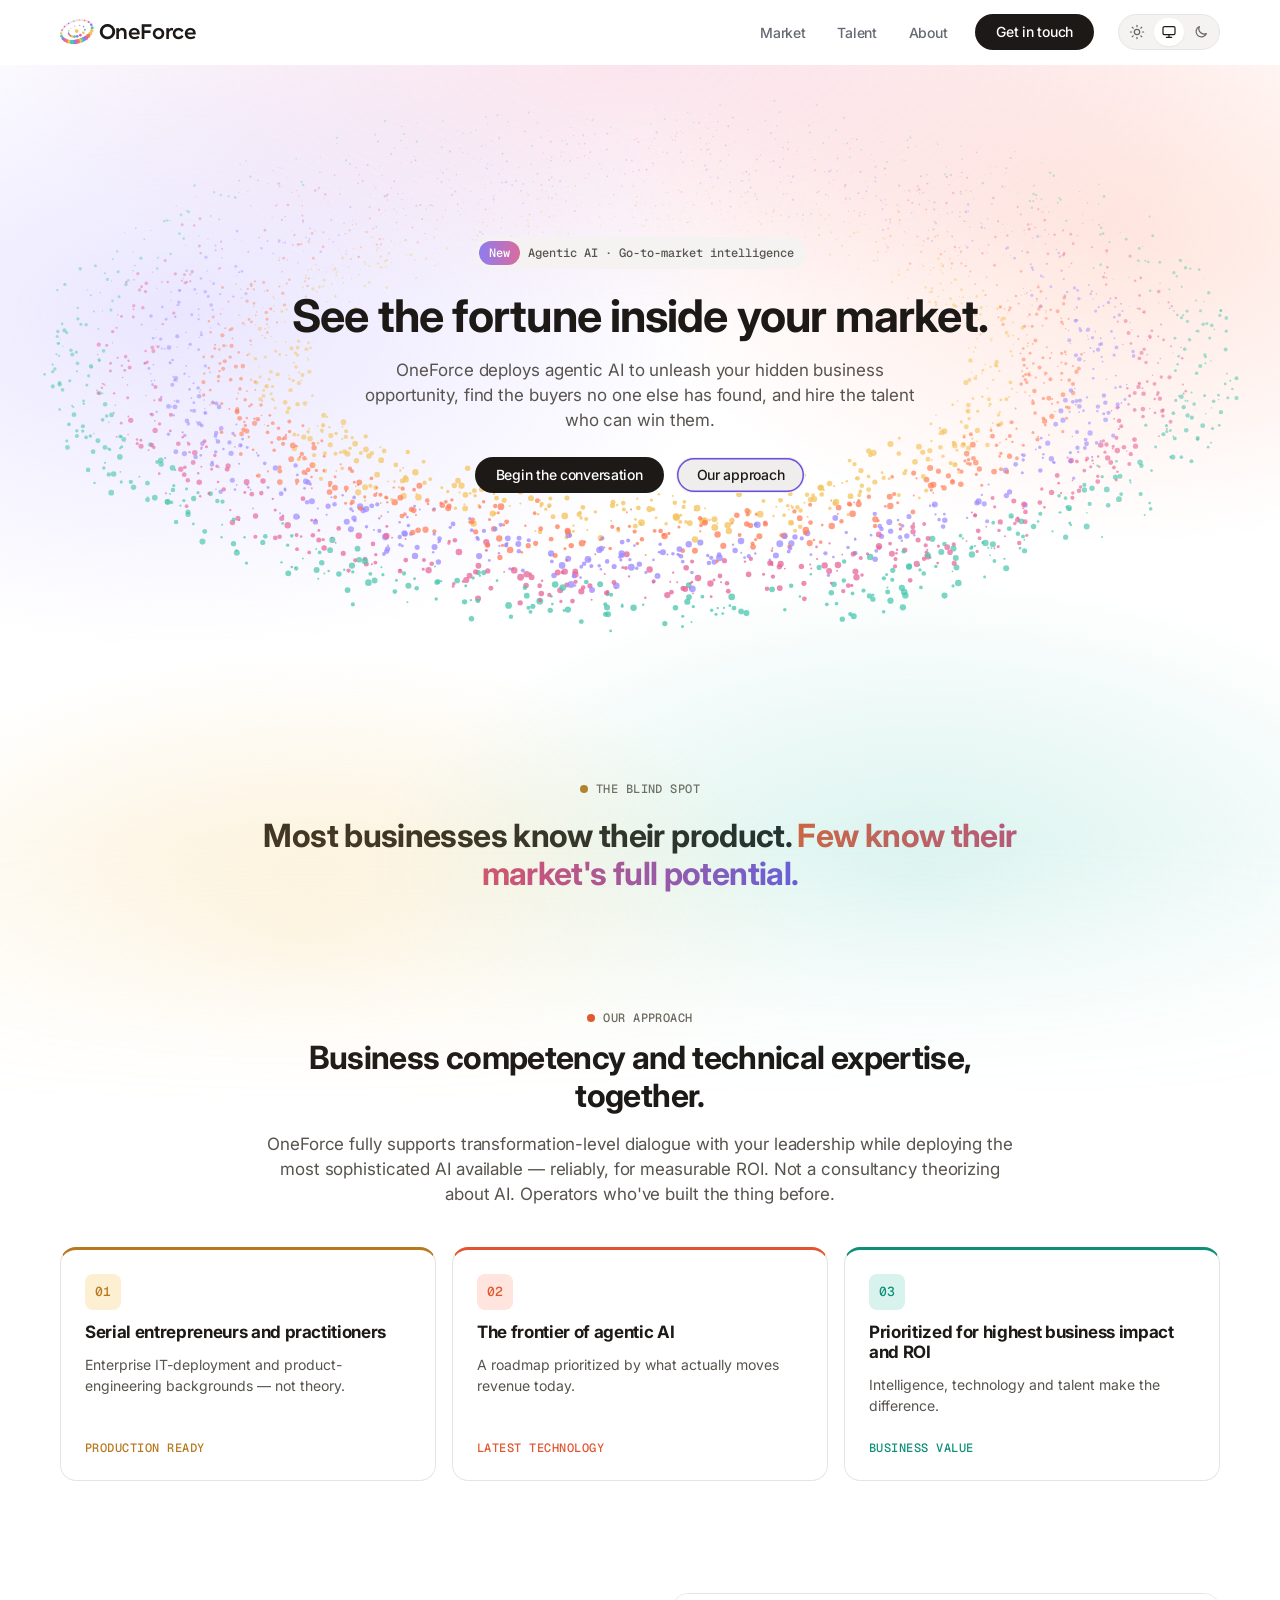
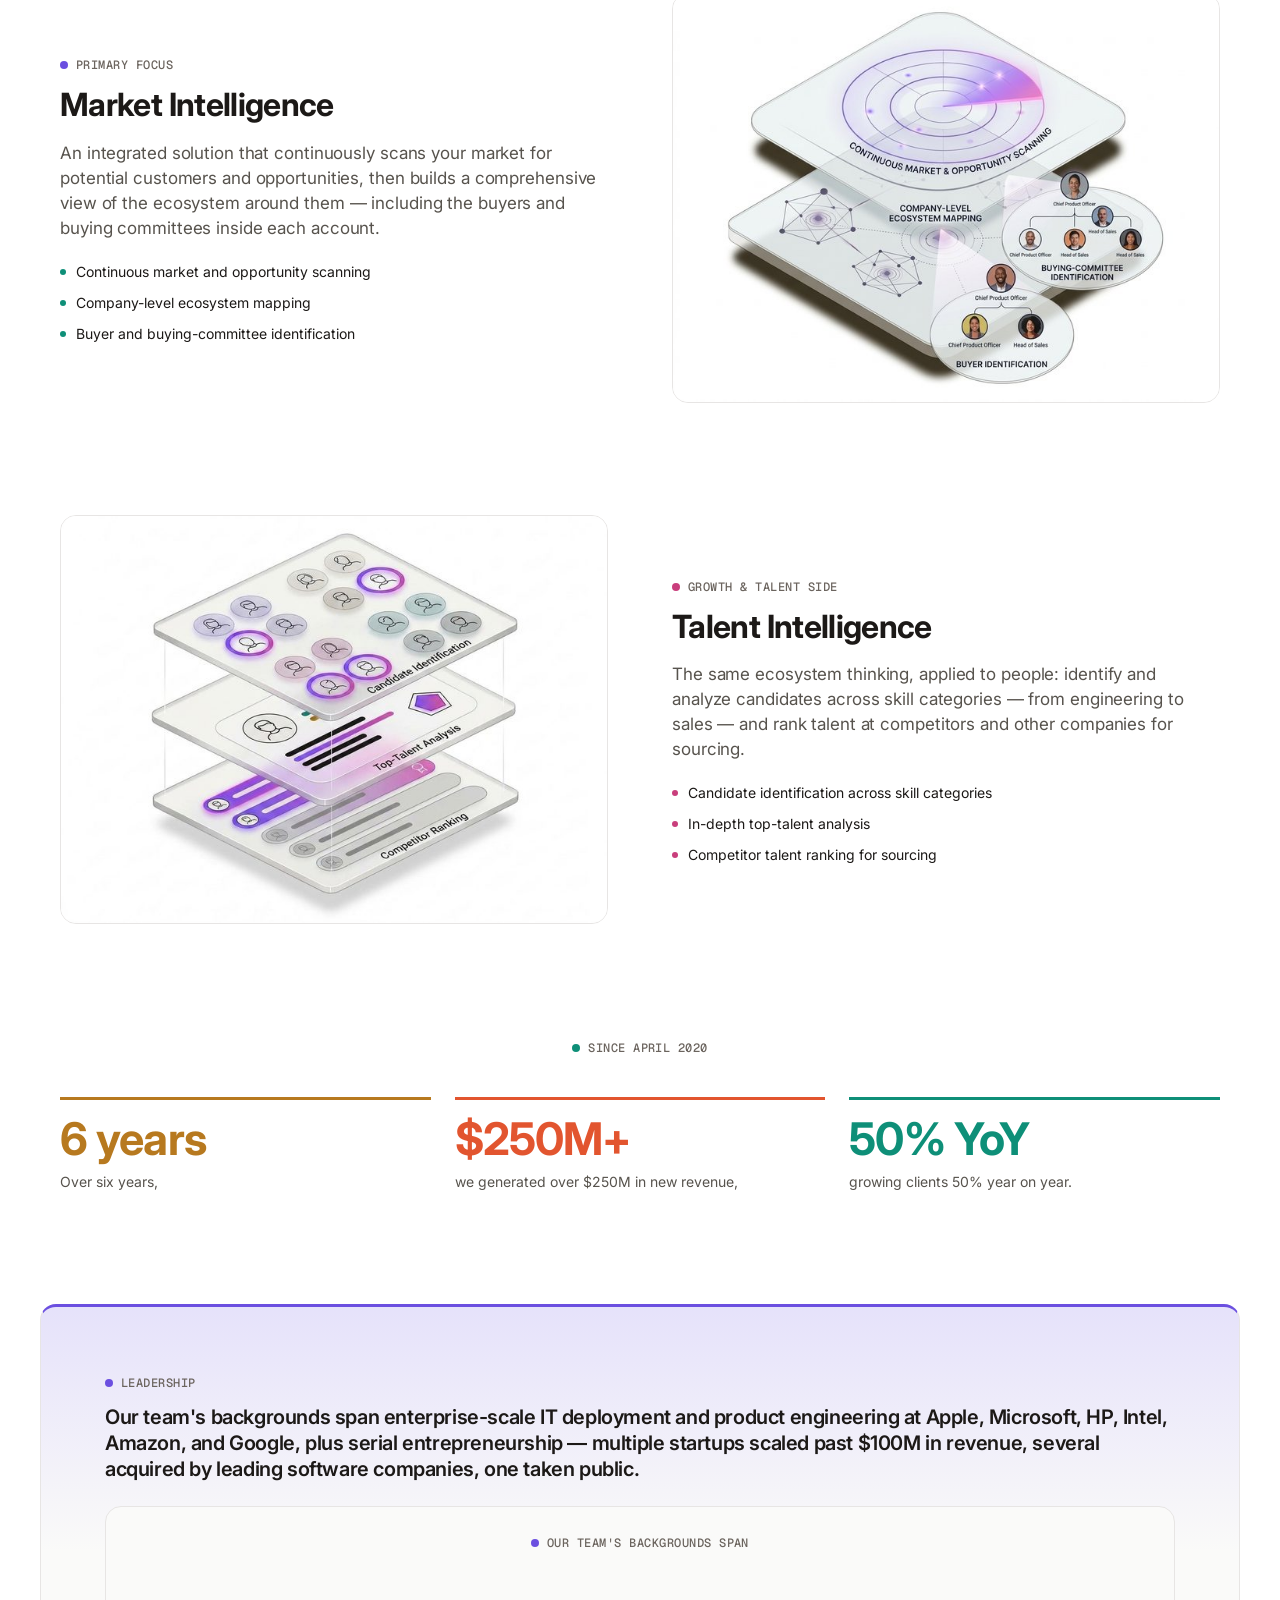
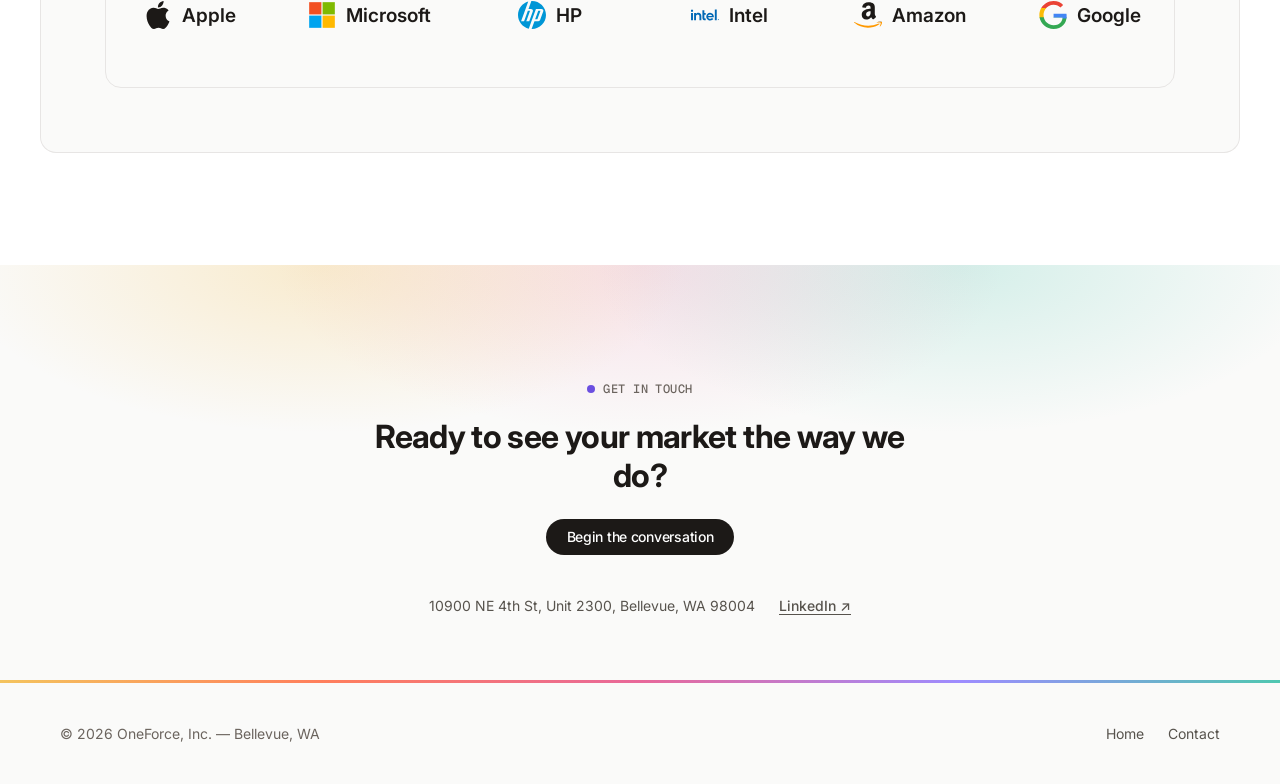
<file: index.html>
<!doctype html>
<html lang="en">
<head>
<meta charset="utf-8" />
<meta name="viewport" content="width=device-width, initial-scale=1" />
<title>OneForce — See the fortune inside your market</title>
<link rel="icon" type="image/svg+xml" href="favicon.svg" />
<link rel="icon" type="image/png" sizes="32x32" href="favicon-32.png" />
<link rel="icon" href="favicon.ico" sizes="48x48" />
<link rel="apple-touch-icon" href="apple-touch-icon.png" />
<meta name="description" content="OneForce deploys agentic AI to map your market's hidden opportunity, and the talent to capture it." />
<meta property="og:type" content="website" />
<meta property="og:title" content="OneForce — See the fortune inside your market" />
<meta property="og:description" content="OneForce deploys agentic AI to map your market's hidden opportunity, and the talent to capture it." />
<meta property="og:image" content="https://www.oneforce.com/og-image-v2.png" />
<meta property="og:image:width" content="1200" />
<meta property="og:image:height" content="630" />
<meta property="og:image:alt" content="OneForce — See the fortune inside your market" />
<meta property="og:url" content="https://www.oneforce.com/" />
<meta name="twitter:image" content="https://www.oneforce.com/og-image-v2.png" />
<meta name="twitter:card" content="summary_large_image" />
<link rel="preconnect" href="https://fonts.googleapis.com" />
<link rel="preconnect" href="https://fonts.gstatic.com" crossorigin />
<link href="https://fonts.googleapis.com/css2?family=Inter:wght@400;500;600;700&family=Geist+Mono:wght@500&display=swap" rel="stylesheet" />
<link rel="stylesheet" href="styles.css" />
<script>(function(){try{var m=localStorage.getItem('of-theme');if(m==='light'||m==='dark')document.documentElement.setAttribute('data-theme',m)}catch(e){}})()</script>
<meta name="color-scheme" content="light dark" />
<meta name="theme-color" content="#FFFFFF" media="(prefers-color-scheme: light)" />
<meta name="theme-color" content="#18324B" media="(prefers-color-scheme: dark)" />
</head>
<body>
<a class="skip" href="#main">Skip to content</a>
<header class="nav"><div class="wrap">
  <a class="brand" href="index.html"><svg class="mark" aria-hidden="true" xmlns="http://www.w3.org/2000/svg" viewBox="56 124 432 323"><defs><linearGradient id="bg" x1="0" y1="0" x2="1" y2="0"><stop offset="0" stop-color="#8E7CF0"/><stop offset="1" stop-color="#D96C9E"/></linearGradient></defs><ellipse cx="270" cy="278" rx="205" ry="132" transform="rotate(-18.0 270 278)" fill="none" stroke="url(#bg)" stroke-opacity="0.2" stroke-width="26"/><circle cx="304.7" cy="137.9" r="9.3" fill="#F4C45E" fill-opacity="1"/><circle cx="371.3" cy="142.6" r="10.5" fill="#F0805F" fill-opacity="1"/><circle cx="232.9" cy="151.3" r="9.0" fill="#4FC7B0" fill-opacity="1"/><circle cx="423.8" cy="163.6" r="12.8" fill="#D96C9E" fill-opacity="1"/><circle cx="166.6" cy="180.8" r="9.2" fill="#8E7CF0" fill-opacity="1"/><circle cx="456.6" cy="196.5" r="15.9" fill="#8E7CF0" fill-opacity="1"/><circle cx="114.7" cy="221.3" r="10.2" fill="#D96C9E" fill-opacity="1"/><circle cx="469.0" cy="235.4" r="19.3" fill="#4FC7B0" fill-opacity="1"/><circle cx="82.5" cy="266.3" r="12.3" fill="#F0805F" fill-opacity="1"/><circle cx="463.6" cy="274.7" r="22.6" fill="#F4C45E" fill-opacity="1"/><circle cx="70.9" cy="309.6" r="15.0" fill="#F4C45E" fill-opacity="1"/><circle cx="445.4" cy="310.4" r="25.3" fill="#F4C45E" fill-opacity="1"/><circle cx="419.6" cy="340.4" r="27.3" fill="#F0805F" fill-opacity="1"/><circle cx="77.0" cy="346.8" r="18.0" fill="#4FC7B0" fill-opacity="1"/><circle cx="390.7" cy="364.1" r="28.7" fill="#D96C9E" fill-opacity="1"/><circle cx="95.8" cy="375.6" r="20.9" fill="#8E7CF0" fill-opacity="1"/><circle cx="361.6" cy="381.9" r="29.5" fill="#8E7CF0" fill-opacity="1"/><circle cx="333.9" cy="395.0" r="29.9" fill="#4FC7B0" fill-opacity="1"/><circle cx="122.0" cy="395.9" r="23.5" fill="#D96C9E" fill-opacity="1"/><circle cx="307.9" cy="404.5" r="30.0" fill="#F4C45E" fill-opacity="1"/><circle cx="151.3" cy="408.7" r="25.5" fill="#F0805F" fill-opacity="1"/><circle cx="283.3" cy="411.1" r="29.9" fill="#F0805F" fill-opacity="1"/><circle cx="259.2" cy="415.6" r="29.5" fill="#D96C9E" fill-opacity="1"/><circle cx="180.6" cy="415.7" r="27.1" fill="#F4C45E" fill-opacity="1"/><circle cx="234.5" cy="418.1" r="29.0" fill="#8E7CF0" fill-opacity="1"/><circle cx="208.5" cy="418.4" r="28.2" fill="#4FC7B0" fill-opacity="1"/><circle cx="309.4" cy="205.7" r="7.4" fill="#D96C9E" fill-opacity="1"/><circle cx="246.7" cy="214.1" r="7.0" fill="#F0805F" fill-opacity="1"/><circle cx="358.9" cy="224.1" r="9.6" fill="#8E7CF0" fill-opacity="1"/><circle cx="196.0" cy="242.3" r="7.4" fill="#F4C45E" fill-opacity="1"/><circle cx="374.7" cy="261.8" r="13.0" fill="#4FC7B0" fill-opacity="1"/><circle cx="169.8" cy="276.3" r="8.9" fill="#4FC7B0" fill-opacity="1"/><circle cx="355.9" cy="301.9" r="16.1" fill="#F4C45E" fill-opacity="1"/><circle cx="165.8" cy="305.4" r="10.9" fill="#8E7CF0" fill-opacity="1"/><circle cx="175.5" cy="326.2" r="12.9" fill="#D96C9E" fill-opacity="1"/><circle cx="317.7" cy="331.4" r="17.7" fill="#D96C9E" fill-opacity="1"/><circle cx="192.4" cy="339.7" r="14.6" fill="#F0805F" fill-opacity="1"/><circle cx="276.6" cy="346.7" r="17.9" fill="#8E7CF0" fill-opacity="1"/><circle cx="214.1" cy="347.8" r="16.1" fill="#F4C45E" fill-opacity="1"/><circle cx="241.6" cy="350.8" r="17.2" fill="#4FC7B0" fill-opacity="1"/><circle cx="270.0" cy="278.0" r="24.0" fill="#F4C45E" fill-opacity="1"/></svg><span>OneForce</span></a>
  <a href="#intelligence" class="l">Market</a>
  <a href="#talent" class="l">Talent</a>
  <a href="#about" class="l">About</a>
  <a href="contact.html" class="btn btn-dark">Get in touch</a>
<div class="theme" role="group" aria-label="Colour theme">
    <button type="button" data-mode="light" aria-pressed="false" aria-label="Light theme" title="Light"><svg viewBox="0 0 24 24" aria-hidden="true"><circle cx="12" cy="12" r="4"/><path d="M12 2v2M12 20v2M4.9 4.9l1.4 1.4M17.7 17.7l1.4 1.4M2 12h2M20 12h2M4.9 19.1l1.4-1.4M17.7 6.3l1.4-1.4"/></svg></button>
    <button type="button" data-mode="system" aria-pressed="false" aria-label="System theme" title="System"><svg viewBox="0 0 24 24" aria-hidden="true"><rect x="3" y="4" width="18" height="12" rx="2"/><path d="M8 20h8M12 16v4"/></svg></button>
    <button type="button" data-mode="dark" aria-pressed="false" aria-label="Dark theme" title="Dark"><svg viewBox="0 0 24 24" aria-hidden="true"><path d="M20 14.5A8 8 0 0 1 9.5 4a8 8 0 1 0 10.5 10.5z"/></svg></button>
  </div>
<button type="button" class="menu-btn" id="menu-btn" aria-expanded="false" aria-controls="mnav" aria-label="Menu"><svg viewBox="0 0 24 24" aria-hidden="true"><path d="M4 7h16M4 12h16M4 17h16"/></svg></button>
</div>
<nav class="mnav" id="mnav" aria-label="Sections">
  <a href="#intelligence" class="l">Market</a>
  <a href="#talent" class="l">Talent</a>
  <a href="#about" class="l">About</a>
  <a href="contact.html" class="l">Contact</a>
  <div class="theme" role="group" aria-label="Colour theme">
    <button type="button" data-mode="light" aria-pressed="false" aria-label="Light theme" title="Light"><svg viewBox="0 0 24 24" aria-hidden="true"><circle cx="12" cy="12" r="4"/><path d="M12 2v2M12 20v2M4.9 4.9l1.4 1.4M17.7 17.7l1.4 1.4M2 12h2M20 12h2M4.9 19.1l1.4-1.4M17.7 6.3l1.4-1.4"/></svg></button>
    <button type="button" data-mode="system" aria-pressed="false" aria-label="System theme" title="System"><svg viewBox="0 0 24 24" aria-hidden="true"><rect x="3" y="4" width="18" height="12" rx="2"/><path d="M8 20h8M12 16v4"/></svg></button>
    <button type="button" data-mode="dark" aria-pressed="false" aria-label="Dark theme" title="Dark"><svg viewBox="0 0 24 24" aria-hidden="true"><path d="M20 14.5A8 8 0 0 1 9.5 4a8 8 0 1 0 10.5 10.5z"/></svg></button>
  </div>
</nav></header>
<main id="main">

<section class="hero wrap" data-od-id="hero">
  <canvas id="field" aria-hidden="true"></canvas>
  <span class="eyebrow"><b>New</b>Agentic AI · Go-to-market intelligence</span>
  <h1>See the fortune inside your market.</h1>
  <p class="lede">OneForce deploys agentic AI to unleash your hidden business opportunity, find the buyers no one else has found, and hire the talent who can win them.</p>
  <div class="actions">
    <a href="contact.html" class="btn btn-dark">Begin the conversation</a>
    <a href="#approach" class="btn btn-light">Our approach</a>
  </div>
</section>


<section class="band wrap narrow quote center rv" data-od-id="problem">
  <span class="tag">The blind spot</span>
  <h2>Most businesses know their product. <em>Few know their market's full potential.</em></h2>
</section>

<section class="band wrap" id="approach" data-od-id="approach">
  <div class="center" style="max-width:766px;margin:0 auto">
    <span class="tag">Our approach</span>
    <h2 style="margin:12px 0 16px">Business competency and technical expertise, together.</h2>
    <p class="lede">OneForce fully supports transformation-level dialogue with your leadership while deploying the most sophisticated AI available — reliably, for measurable ROI. Not a consultancy theorizing about AI. Operators who've built the thing before.</p>
  </div>
  <div class="cards">
    <article class="card rv"><span class="ico" aria-hidden="true">01</span><h3>Serial entrepreneurs and practitioners</h3><p>Enterprise IT-deployment and product-engineering backgrounds — not theory.</p><span class="tag">Production Ready</span></article>
    <article class="card rv"><span class="ico" aria-hidden="true">02</span><h3>The frontier of agentic AI</h3><p>A roadmap prioritized by what actually moves revenue today.</p><span class="tag">Latest Technology</span></article>
    <article class="card rv"><span class="ico" aria-hidden="true">03</span><h3>Prioritized for highest business impact and ROI</h3><p>Intelligence, technology and talent make the difference.</p><span class="tag">Business Value</span></article>
  </div>
</section>

<section class="band wrap" id="intelligence" data-od-id="intelligence-hub">
  <div class="split">
    <div class="copy rv">
      <span class="tag">Primary focus</span>
      <h2>Market Intelligence</h2>
      <p class="lede">An integrated solution that continuously scans your market for potential customers and opportunities, then builds a comprehensive view of the ecosystem around them — including the buyers and buying committees inside each account.</p>
      <ul>
        <li>Continuous market and opportunity scanning</li>
        <li>Company-level ecosystem mapping</li>
        <li>Buyer and buying-committee identification</li>
      </ul>
    </div>
    <div class="frame rv mi-frame"><picture><source media="(max-width:700px)" srcset="assets/market-intelligence-light-mobile.jpg" width="800" height="473"><img class="mi-light" src="assets/market-intelligence-light-700.jpg" srcset="assets/market-intelligence-light-700.jpg 700w, assets/market-intelligence-light.jpg 1200w" sizes="(max-width:809px) 100vw, 560px" width="1200" height="896" loading="lazy" alt="Diagram of OneForce's market intelligence system mapping accounts, buying committees, and opportunity signals" /></picture><picture><source media="(max-width:700px)" srcset="assets/market-intelligence-dark-mobile.jpg" width="800" height="661"><img class="mi-dark" src="assets/market-intelligence-dark-700.jpg" srcset="assets/market-intelligence-dark-700.jpg 700w, assets/market-intelligence-dark.jpg 1120w" sizes="(max-width:809px) 100vw, 560px" width="1120" height="944" loading="lazy" alt="" aria-hidden="true" /></picture></div>
  </div>
</section>

<section class="band wrap" id="talent" data-od-id="talent-intelligence">
  <div class="split rev">
    <div class="copy rv">
      <span class="tag">Growth &amp; talent side</span>
      <h2>Talent Intelligence</h2>
      <p class="lede">The same ecosystem thinking, applied to people: identify and analyze candidates across skill categories — from engineering to sales — and rank talent at competitors and other companies for sourcing.</p>
      <ul>
        <li>Candidate identification across skill categories</li>
        <li>In-depth top-talent analysis</li>
        <li>Competitor talent ranking for sourcing</li>
      </ul>
    </div>
    <div class="frame rv mi-frame"><picture><source media="(max-width:700px)" srcset="assets/talent-intelligence-light-mobile.jpg" width="800" height="818"><img class="mi-light" src="assets/talent-intelligence-light-700.jpg" srcset="assets/talent-intelligence-light-700.jpg 700w, assets/talent-intelligence-light.jpg 1200w" sizes="(max-width:809px) 100vw, 560px" width="1200" height="896" loading="lazy" alt="Diagram of OneForce's talent intelligence hub connecting candidate identification, top-talent analysis, and competitor talent ranking across engineering, sales, marketing, and product" /></picture><picture><source media="(max-width:700px)" srcset="assets/talent-intelligence-dark-mobile.jpg" width="800" height="797"><img class="mi-dark" src="assets/talent-intelligence-dark-700.jpg" srcset="assets/talent-intelligence-dark-700.jpg 700w, assets/talent-intelligence-dark.jpg 1200w" sizes="(max-width:809px) 100vw, 560px" width="1200" height="896" loading="lazy" alt="Diagram of OneForce's talent intelligence hub connecting candidate identification, top-talent analysis, and competitor talent ranking across engineering, sales, marketing, and product" /></picture></div>
  </div>
</section>

<section class="band wrap" id="about" data-od-id="about">
  <div class="center"><span class="tag">Since April 2020</span></div>
  <div class="stats">
    <div class="stat rv"><div class="n">6 years</div><p>Over six years,</p></div>
    <div class="stat rv"><div class="n">$250M+</div><p>we generated over $250M in new revenue,</p></div>
    <div class="stat rv"><div class="n">50% YoY</div><p>growing clients 50% year on year.</p></div>
  </div>
</section>

<section class="wideband" data-od-id="leadership">
  <div class="leader rv">
    <div><span class="tag">Leadership</span>
    <p class="big" style="margin-top:12px">Our team's backgrounds span enterprise-scale IT deployment and product engineering at Apple, Microsoft, HP, Intel, Amazon, and Google, plus serial entrepreneurship — multiple startups scaled past $100M in revenue, several acquired by leading software companies, one taken public.</p>
  <div class="strip">
    <p class="tag" id="lead-h">Our team's backgrounds span</p>
    <div class="logos"><div class="logo-item"><svg viewBox="0 0 24 24" aria-hidden="true" focusable="false"><path fill="currentColor" d="M12.152 6.896c-.948 0-2.415-1.078-3.96-1.04-2.04.027-3.91 1.183-4.961 3.014-2.117 3.675-.546 9.103 1.519 12.09 1.013 1.454 2.208 3.09 3.792 3.039 1.52-.065 2.09-.987 3.935-.987 1.831 0 2.35.987 3.96.948 1.637-.026 2.676-1.48 3.676-2.948 1.156-1.688 1.636-3.325 1.662-3.415-.039-.013-3.182-1.221-3.22-4.857-.026-3.04 2.48-4.494 2.597-4.559-1.429-2.09-3.623-2.324-4.39-2.376-2-.156-3.675 1.09-4.61 1.09zM15.53 3.83c.843-1.012 1.4-2.427 1.245-3.83-1.207.052-2.662.805-3.532 1.818-.78.896-1.454 2.338-1.273 3.714 1.338.104 2.715-.688 3.559-1.701"/></svg><span>Apple</span></div><div class="logo-item"><svg viewBox="0 0 24 24" aria-hidden="true" focusable="false"><path fill="#F25022" d="M1 1h10.5v10.5H1z"/><path fill="#7FBA00" d="M12.5 1H23v10.5H12.5z"/><path fill="#00A4EF" d="M1 12.5h10.5V23H1z"/><path fill="#FFB900" d="M12.5 12.5H23V23H12.5z"/></svg><span>Microsoft</span></div><div class="logo-item"><svg viewBox="0 0 24 24" aria-hidden="true" focusable="false"><path fill="#0096D6" d="M12.0069 24h-.3572l2.459-6.7453h3.3796c.5907 0 1.2364-.4533 1.4424-1.0166l2.6652-7.3085c.4396-1.1952-.2473-2.1706-1.525-2.1706h-4.6983l-3.929 10.798-2.2255 6.127C3.929 22.434 0 17.6806 0 12.007 0 6.498 3.7092 1.8546 8.7647.4396L6.4705 6.759 2.6514 17.2547h2.5415L8.4488 8.339h1.9095l-3.2558 8.9158H9.644l3.0223-8.3251c.4396-1.1952-.2473-2.1706-1.525-2.1706h-2.143l2.459-6.7453C11.636 0 11.8145 0 11.9931 0 18.6285 0 24 5.3715 24 12.007c.0137 6.6216-5.3578 11.993-11.9931 11.993zM19.2742 8.325h-1.9096l-2.6789 7.336h1.9096l2.6789-7.336z"/></svg><span>HP</span></div><div class="logo-item"><svg viewBox="0 0 24 24" aria-hidden="true" focusable="false"><path fill="#0068B5" d="M20.42 7.345v9.18h1.651v-9.18zM0 7.475v1.737h1.737V7.474zm9.78.352v6.053c0 .513.044.945.13 1.292.087.34.235.618.44.828.203.21.475.359.803.451.334.093.754.136 1.255.136h.216v-1.533c-.24 0-.445-.012-.593-.037a.672.672 0 0 1-.39-.173.693.693 0 0 1-.173-.377 4.002 4.002 0 0 1-.037-.606v-2.182h1.193v-1.416h-1.193V7.827zm-3.505 2.312c-.396 0-.76.08-1.082.241-.327.161-.6.384-.822.668l-.087.117v-.902H2.658v6.256h1.639v-3.214c.018-.588.16-1.02.433-1.299.29-.297.642-.445 1.044-.445.476 0 .841.149 1.082.433.235.284.359.686.359 1.2v3.324h1.663V12.97c.006-.89-.229-1.595-.686-2.09-.458-.495-1.1-.742-1.917-.742zm10.065.006a3.252 3.252 0 0 0-2.306.946c-.29.29-.525.637-.692 1.033a3.145 3.145 0 0 0-.254 1.273c0 .452.08.878.241 1.274.161.395.39.742.674 1.032.284.29.637.526 1.045.693.408.173.86.26 1.342.26 1.397 0 2.262-.637 2.782-1.23l-1.187-.904c-.248.297-.841.699-1.583.699-.464 0-.847-.105-1.138-.321a1.588 1.588 0 0 1-.593-.872l-.019-.056h4.915v-.587c0-.451-.08-.872-.235-1.267a3.393 3.393 0 0 0-.661-1.033 3.013 3.013 0 0 0-1.02-.692 3.345 3.345 0 0 0-1.311-.248zm-16.297.118v6.256h1.651v-6.256zm16.278 1.286c1.132 0 1.664.797 1.664 1.255l-3.32.006c0-.458.525-1.255 1.656-1.261zm7.073 3.814a.606.606 0 0 0-.606.606.606.606 0 0 0 .606.606.606.606 0 0 0 .606-.606.606.606 0 0 0-.606-.606zm-.008.105a.5.5 0 0 1 .002 0 .5.5 0 0 1 .5.501.5.5 0 0 1-.5.5.5.5 0 0 1-.5-.5.5.5 0 0 1 .498-.5zm-.233.155v.699h.13v-.285h.093l.173.285h.136l-.18-.297a.191.191 0 0 0 .118-.056c.03-.03.05-.074.05-.136 0-.068-.02-.117-.063-.154-.037-.038-.105-.056-.185-.056zm.13.099h.154c.019 0 .037.006.056.012a.064.064 0 0 1 .037.031c.013.013.012.031.012.056a.124.124 0 0 1-.012.055.164.164 0 0 1-.037.031c-.019.006-.037.013-.056.013h-.154Z"/></svg><span>Intel</span></div><div class="logo-item"><svg viewBox="0 0 24 24" aria-hidden="true" focusable="false"><defs><clipPath id="amz-top"><rect x="0" y="0" width="24" height="17.6"/></clipPath><clipPath id="amz-bot"><rect x="0" y="17.6" width="24" height="7"/></clipPath></defs><path clip-path="url(#amz-top)" fill="currentColor" d="M.045 18.02c.072-.116.187-.124.348-.022 3.636 2.11 7.594 3.166 11.87 3.166 2.852 0 5.668-.533 8.447-1.595l.315-.14c.138-.06.234-.1.293-.13.226-.088.39-.046.525.13.12.174.09.336-.12.48-.256.19-.6.41-1.006.654-1.244.743-2.64 1.316-4.185 1.726a17.617 17.617 0 01-10.951-.577 17.88 17.88 0 01-5.43-3.35c-.1-.074-.151-.15-.151-.22 0-.047.021-.09.051-.13zm6.565-6.218c0-1.005.247-1.863.743-2.577.495-.71 1.17-1.25 2.04-1.615.796-.335 1.756-.575 2.912-.72.39-.046 1.033-.103 1.92-.174v-.37c0-.93-.105-1.558-.3-1.875-.302-.43-.78-.65-1.44-.65h-.182c-.48.046-.896.196-1.246.46-.35.27-.575.63-.675 1.096-.06.3-.206.465-.435.51l-2.52-.315c-.248-.06-.372-.18-.372-.39 0-.046.007-.09.022-.15.247-1.29.855-2.25 1.82-2.88.976-.616 2.1-.975 3.39-1.05h.54c1.65 0 2.957.434 3.888 1.29.135.15.27.3.405.48.12.165.224.314.283.45.075.134.15.33.195.57.06.254.105.42.135.51.03.104.062.3.076.615.01.313.02.493.02.553v5.28c0 .376.06.72.165 1.036.105.313.21.54.315.674l.51.674c.09.136.136.256.136.36 0 .12-.06.226-.18.314-1.2 1.05-1.86 1.62-1.963 1.71-.165.135-.375.15-.63.045a6.062 6.062 0 01-.526-.496l-.31-.347a9.391 9.391 0 01-.317-.42l-.3-.435c-.81.886-1.603 1.44-2.4 1.665-.494.15-1.093.227-1.83.227-1.11 0-2.04-.343-2.76-1.034-.72-.69-1.08-1.665-1.08-2.94l-.05-.076zm3.753-.438c0 .566.14 1.02.425 1.364.285.34.675.512 1.155.512.045 0 .106-.007.195-.02.09-.016.134-.023.166-.023.614-.16 1.08-.553 1.424-1.178.165-.28.285-.58.36-.91.09-.32.12-.59.135-.8.015-.195.015-.54.015-1.005v-.54c-.84 0-1.484.06-1.92.18-1.275.36-1.92 1.17-1.92 2.43l-.035-.02zm9.162 7.027c.03-.06.075-.11.132-.17.362-.243.714-.41 1.05-.5a8.094 8.094 0 011.612-.24c.14-.012.28 0 .41.03.65.06 1.05.168 1.172.33.063.09.099.228.099.39v.15c0 .51-.149 1.11-.424 1.8-.278.69-.664 1.248-1.156 1.68-.073.06-.14.09-.197.09-.03 0-.06 0-.09-.012-.09-.044-.107-.12-.064-.24.54-1.26.806-2.143.806-2.64 0-.15-.03-.27-.087-.344-.145-.166-.55-.257-1.224-.257-.243 0-.533.016-.87.046-.363.045-.7.09-1 .135-.09 0-.148-.014-.18-.044-.03-.03-.036-.047-.02-.077 0-.017.006-.03.02-.063v-.06z"/><path clip-path="url(#amz-bot)" fill="#FF9900" d="M.045 18.02c.072-.116.187-.124.348-.022 3.636 2.11 7.594 3.166 11.87 3.166 2.852 0 5.668-.533 8.447-1.595l.315-.14c.138-.06.234-.1.293-.13.226-.088.39-.046.525.13.12.174.09.336-.12.48-.256.19-.6.41-1.006.654-1.244.743-2.64 1.316-4.185 1.726a17.617 17.617 0 01-10.951-.577 17.88 17.88 0 01-5.43-3.35c-.1-.074-.151-.15-.151-.22 0-.047.021-.09.051-.13zm6.565-6.218c0-1.005.247-1.863.743-2.577.495-.71 1.17-1.25 2.04-1.615.796-.335 1.756-.575 2.912-.72.39-.046 1.033-.103 1.92-.174v-.37c0-.93-.105-1.558-.3-1.875-.302-.43-.78-.65-1.44-.65h-.182c-.48.046-.896.196-1.246.46-.35.27-.575.63-.675 1.096-.06.3-.206.465-.435.51l-2.52-.315c-.248-.06-.372-.18-.372-.39 0-.046.007-.09.022-.15.247-1.29.855-2.25 1.82-2.88.976-.616 2.1-.975 3.39-1.05h.54c1.65 0 2.957.434 3.888 1.29.135.15.27.3.405.48.12.165.224.314.283.45.075.134.15.33.195.57.06.254.105.42.135.51.03.104.062.3.076.615.01.313.02.493.02.553v5.28c0 .376.06.72.165 1.036.105.313.21.54.315.674l.51.674c.09.136.136.256.136.36 0 .12-.06.226-.18.314-1.2 1.05-1.86 1.62-1.963 1.71-.165.135-.375.15-.63.045a6.062 6.062 0 01-.526-.496l-.31-.347a9.391 9.391 0 01-.317-.42l-.3-.435c-.81.886-1.603 1.44-2.4 1.665-.494.15-1.093.227-1.83.227-1.11 0-2.04-.343-2.76-1.034-.72-.69-1.08-1.665-1.08-2.94l-.05-.076zm3.753-.438c0 .566.14 1.02.425 1.364.285.34.675.512 1.155.512.045 0 .106-.007.195-.02.09-.016.134-.023.166-.023.614-.16 1.08-.553 1.424-1.178.165-.28.285-.58.36-.91.09-.32.12-.59.135-.8.015-.195.015-.54.015-1.005v-.54c-.84 0-1.484.06-1.92.18-1.275.36-1.92 1.17-1.92 2.43l-.035-.02zm9.162 7.027c.03-.06.075-.11.132-.17.362-.243.714-.41 1.05-.5a8.094 8.094 0 011.612-.24c.14-.012.28 0 .41.03.65.06 1.05.168 1.172.33.063.09.099.228.099.39v.15c0 .51-.149 1.11-.424 1.8-.278.69-.664 1.248-1.156 1.68-.073.06-.14.09-.197.09-.03 0-.06 0-.09-.012-.09-.044-.107-.12-.064-.24.54-1.26.806-2.143.806-2.64 0-.15-.03-.27-.087-.344-.145-.166-.55-.257-1.224-.257-.243 0-.533.016-.87.046-.363.045-.7.09-1 .135-.09 0-.148-.014-.18-.044-.03-.03-.036-.047-.02-.077 0-.017.006-.03.02-.063v-.06z"/></svg><span>Amazon</span></div><div class="logo-item"><svg viewBox="0 0 24 24" aria-hidden="true" focusable="false"><defs><clipPath id="g-r"><rect x="12" y="6" width="12" height="9"/></clipPath><clipPath id="g-b"><rect x="0" y="14" width="24" height="10"/></clipPath><clipPath id="g-y"><rect x="0" y="6" width="9" height="9"/></clipPath><clipPath id="g-t"><rect x="0" y="0" width="24" height="6.5"/></clipPath></defs><path clip-path="url(#g-t)" fill="#EA4335" d="M12.48 10.92v3.28h7.84c-.24 1.84-.853 3.187-1.787 4.133-1.147 1.147-2.933 2.4-6.053 2.4-4.827 0-8.6-3.893-8.6-8.72s3.773-8.72 8.6-8.72c2.6 0 4.507 1.027 5.907 2.347l2.307-2.307C18.747 1.44 16.133 0 12.48 0 5.867 0 .307 5.387.307 12s5.56 12 12.173 12c3.573 0 6.267-1.173 8.373-3.36 2.16-2.16 2.84-5.213 2.84-7.667 0-.76-.053-1.467-.173-2.053H12.48z"/><path clip-path="url(#g-y)" fill="#FBBC05" d="M12.48 10.92v3.28h7.84c-.24 1.84-.853 3.187-1.787 4.133-1.147 1.147-2.933 2.4-6.053 2.4-4.827 0-8.6-3.893-8.6-8.72s3.773-8.72 8.6-8.72c2.6 0 4.507 1.027 5.907 2.347l2.307-2.307C18.747 1.44 16.133 0 12.48 0 5.867 0 .307 5.387.307 12s5.56 12 12.173 12c3.573 0 6.267-1.173 8.373-3.36 2.16-2.16 2.84-5.213 2.84-7.667 0-.76-.053-1.467-.173-2.053H12.48z"/><path clip-path="url(#g-b)" fill="#34A853" d="M12.48 10.92v3.28h7.84c-.24 1.84-.853 3.187-1.787 4.133-1.147 1.147-2.933 2.4-6.053 2.4-4.827 0-8.6-3.893-8.6-8.72s3.773-8.72 8.6-8.72c2.6 0 4.507 1.027 5.907 2.347l2.307-2.307C18.747 1.44 16.133 0 12.48 0 5.867 0 .307 5.387.307 12s5.56 12 12.173 12c3.573 0 6.267-1.173 8.373-3.36 2.16-2.16 2.84-5.213 2.84-7.667 0-.76-.053-1.467-.173-2.053H12.48z"/><path clip-path="url(#g-r)" fill="#4285F4" d="M12.48 10.92v3.28h7.84c-.24 1.84-.853 3.187-1.787 4.133-1.147 1.147-2.933 2.4-6.053 2.4-4.827 0-8.6-3.893-8.6-8.72s3.773-8.72 8.6-8.72c2.6 0 4.507 1.027 5.907 2.347l2.307-2.307C18.747 1.44 16.133 0 12.48 0 5.867 0 .307 5.387.307 12s5.56 12 12.173 12c3.573 0 6.267-1.173 8.373-3.36 2.16-2.16 2.84-5.213 2.84-7.667 0-.76-.053-1.467-.173-2.053H12.48z"/></svg><span>Google</span></div></div>
  </div></div>
  </div>
</section>

<section class="closing" data-od-id="closing">
  <div class="wrap">
    <span class="tag">Get in touch</span>
    <h2>Ready to see your market the way we do?</h2>
    <div class="actions"><a href="contact.html" class="btn btn-dark">Begin the conversation</a></div>
    <div class="contact-row">
      <span>10900 NE 4th St, Unit 2300, Bellevue, WA 98004</span>
      <a href="https://www.linkedin.com/company/oneforceinc/" target="_blank" rel="noopener">LinkedIn ↗</a>
    </div>
  </div>
</section>
</main>
<footer class="foot"><div class="wrap">
  <span>© 2026 OneForce, Inc. — Bellevue, WA</span>
  <nav aria-label="Footer"><a href="index.html">Home</a><a href="contact.html">Contact</a></nav>
</div></footer>
<script>
(function(){
  var root=document.documentElement,btns=document.querySelectorAll('.theme button');
  function cur(){try{var m=localStorage.getItem('of-theme');return m==='light'||m==='dark'?m:'system'}catch(e){return 'system'}}
  function paint(m){btns.forEach(function(b){b.setAttribute('aria-pressed',String(b.dataset.mode===m))})}
  function set(m){
    if(m==='system')root.removeAttribute('data-theme');else root.setAttribute('data-theme',m);
    try{if(m==='system')localStorage.removeItem('of-theme');else localStorage.setItem('of-theme',m)}catch(e){}
    paint(m);
  }
  btns.forEach(function(b){b.addEventListener('click',function(){set(b.dataset.mode)})});
  paint(cur());
})();
</script>
<script>
(function(){var b=document.getElementById('menu-btn'),n=document.getElementById('mnav');if(!b||!n)return;
  function t(o){n.classList.toggle('open',o);b.setAttribute('aria-expanded',String(o))}
  b.addEventListener('click',function(){t(!n.classList.contains('open'))});
  n.addEventListener('click',function(e){if(e.target.closest('a'))t(false)});
  document.addEventListener('keydown',function(e){if(e.key==='Escape')t(false)});
})();
</script>
<script>
(function(){
  var els=document.querySelectorAll('.rv');
  if(!('IntersectionObserver' in window)){els.forEach(function(e){e.classList.add('in')});return;}
  var io=new IntersectionObserver(function(es){es.forEach(function(x){if(x.isIntersecting){x.target.classList.add('in');io.unobserve(x.target);}})},{threshold:.15});
  els.forEach(function(e){io.observe(e)});
})();
</script>
<script>
(function(){
  /* own drawing: four coloured bands of points in a tilted ring, slow turn; static under reduced motion */
  var c=document.getElementById('field');if(!c||!c.getContext)return;
  var x=c.getContext('2d'),dpr=Math.min(window.devicePixelRatio||1,2),W=0,H=0,P=[];
  var cols=['244,196,94','255,127,92','157,140,255','232,104,154','79,199,176'];
  var seed=830;function rnd(){seed=(seed*1664525+1013904223)>>>0;return seed/4294967296}
  var N=window.innerWidth<700?1200:3600;for(var i=0;i<N;i++){var b=i%5,r=.52+b*.075+(rnd()-.5)*.09,a=rnd()*6.2832;P.push({a:a,r:r,z:(rnd()-.5)*.14,s:.6+rnd()*1.7,b:b})}
  function size(){var r=c.getBoundingClientRect();W=r.width;H=r.height;c.width=W*dpr;c.height=H*dpr;x.setTransform(dpr,0,0,dpr,0,0)}
  function draw(t){
    x.clearRect(0,0,W,H);
    var cx=W*.5,cy=H*.5,R=W<700?Math.min(W*.3,H*.47/.95):Math.min(W*.47/2.08,H*.47/.95),tilt=.42;
    for(var i=0;i<P.length;i++){var p=P[i],a=p.a+t*.00006*(1+p.b*.25);
      var px=cx+Math.cos(a)*p.r*R*2.4,py=cy+Math.sin(a)*p.r*R*tilt*2.4+p.z*R;
      x.fillStyle='rgba('+cols[p.b]+','+(.28+.5*((Math.sin(a)+1)/2))+')';
      x.beginPath();x.arc(px,py,p.s*1.4*(.7+.4*Math.sin(a)),0,6.2832);x.fill()}
  }
  var reduce=window.matchMedia&&matchMedia('(prefers-reduced-motion: reduce)').matches,vis=true;
  function loop(t){if(vis)draw(t);if(!reduce)requestAnimationFrame(loop)}
  size();window.addEventListener('resize',function(){size();draw(0)});
  if('IntersectionObserver' in window)new IntersectionObserver(function(e){vis=e[0].isIntersecting}).observe(c);
  draw(0);if(!reduce)requestAnimationFrame(loop);
})();
</script>
</body>
</html>
</file>
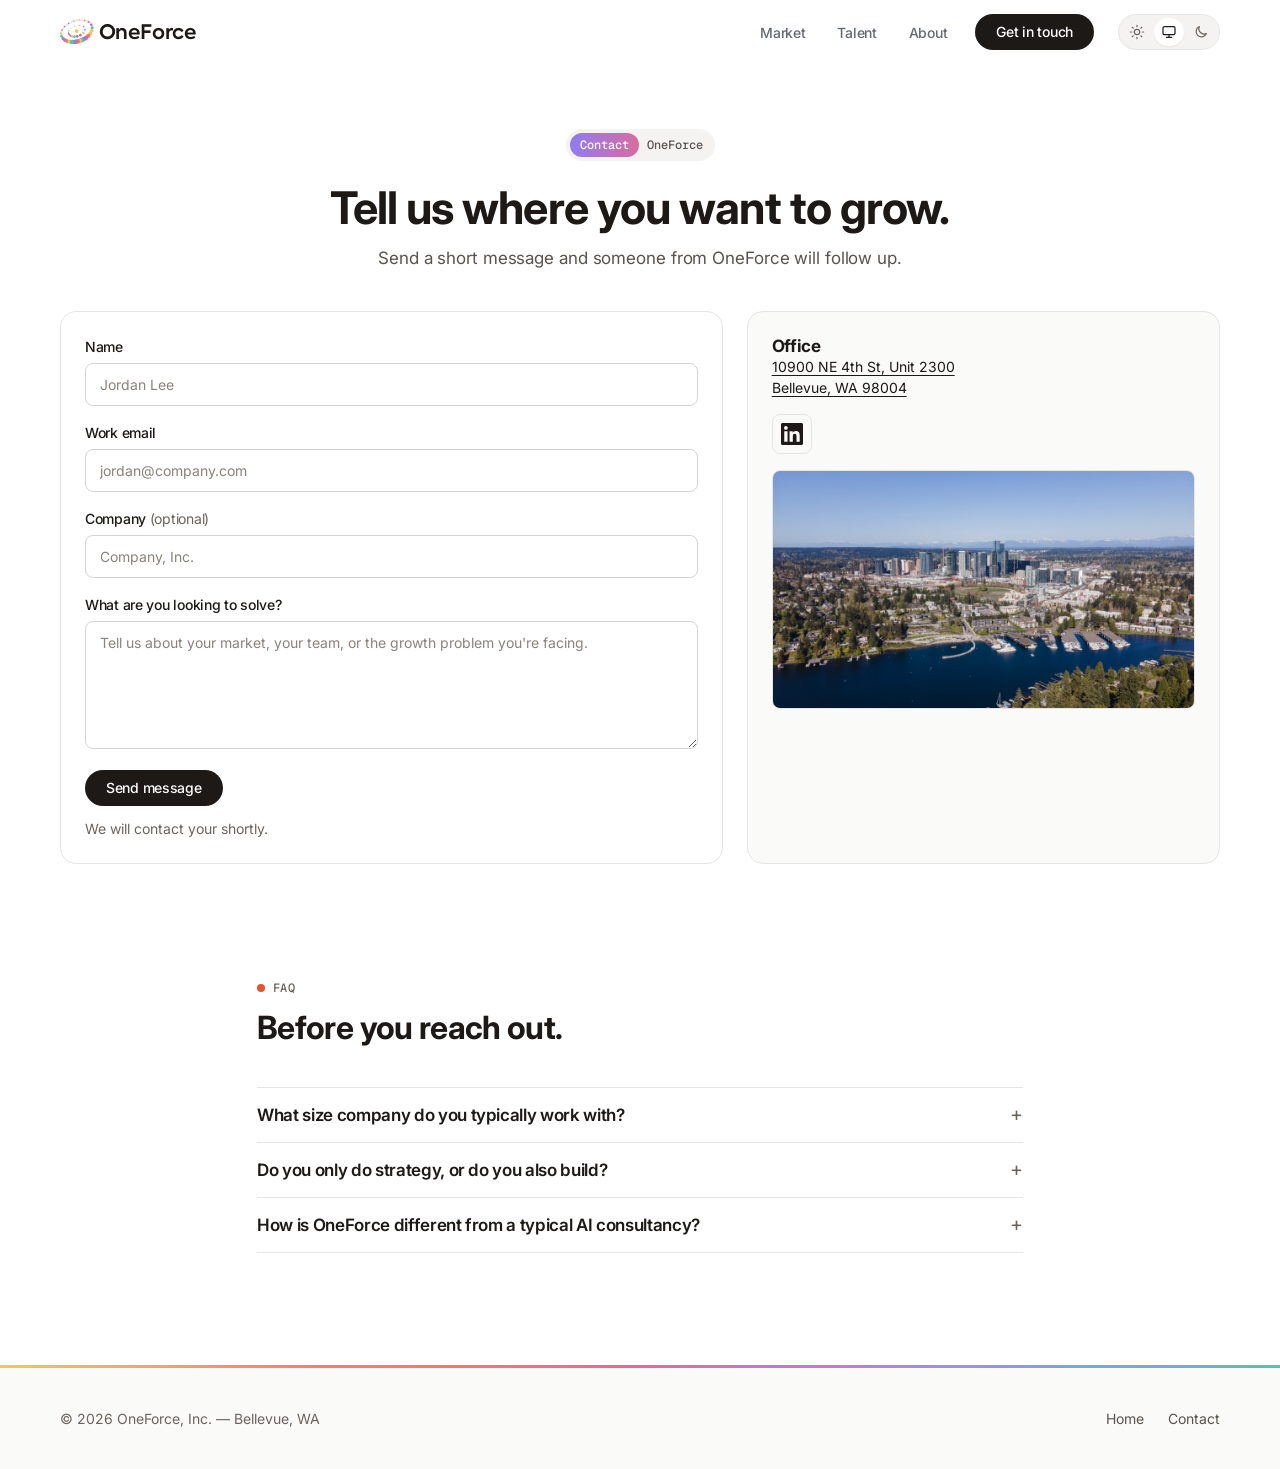
<file: contact.html>
<!doctype html>
<html lang="en">
<head>
<meta charset="utf-8" />
<meta name="viewport" content="width=device-width, initial-scale=1" />
<title>Contact — OneForce</title>
<link rel="icon" type="image/svg+xml" href="favicon.svg" />
<link rel="icon" type="image/png" sizes="32x32" href="favicon-32.png" />
<link rel="icon" href="favicon.ico" sizes="48x48" />
<link rel="apple-touch-icon" href="apple-touch-icon.png" />
<meta name="description" content="OneForce deploys agentic AI to map your market's hidden opportunity, and the talent to capture it." />
<meta property="og:type" content="website" />
<meta property="og:title" content="Contact — OneForce" />
<meta property="og:description" content="OneForce deploys agentic AI to map your market's hidden opportunity, and the talent to capture it." />
<meta property="og:image" content="https://www.oneforce.com/og-image-v2.png" />
<meta property="og:image:width" content="1200" />
<meta property="og:image:height" content="630" />
<meta property="og:image:alt" content="OneForce — See the fortune inside your market" />
<meta property="og:url" content="https://www.oneforce.com/contact.html" />
<meta name="twitter:image" content="https://www.oneforce.com/og-image-v2.png" />
<meta name="twitter:card" content="summary_large_image" />
<link rel="preconnect" href="https://fonts.googleapis.com" />
<link rel="preconnect" href="https://fonts.gstatic.com" crossorigin />
<link href="https://fonts.googleapis.com/css2?family=Inter:wght@400;500;600;700&family=Geist+Mono:wght@500&display=swap" rel="stylesheet" />
<link rel="stylesheet" href="styles.css" />
<script>(function(){try{var m=localStorage.getItem('of-theme');if(m==='light'||m==='dark')document.documentElement.setAttribute('data-theme',m)}catch(e){}})()</script>
<meta name="color-scheme" content="light dark" />
<meta name="theme-color" content="#FFFFFF" media="(prefers-color-scheme: light)" />
<meta name="theme-color" content="#18324B" media="(prefers-color-scheme: dark)" />
</head>
<body>
<a class="skip" href="#main">Skip to content</a>
<header class="nav"><div class="wrap">
  <a class="brand" href="index.html"><svg class="mark" aria-hidden="true" xmlns="http://www.w3.org/2000/svg" viewBox="56 124 432 323"><defs><linearGradient id="bg" x1="0" y1="0" x2="1" y2="0"><stop offset="0" stop-color="#8E7CF0"/><stop offset="1" stop-color="#D96C9E"/></linearGradient></defs><ellipse cx="270" cy="278" rx="205" ry="132" transform="rotate(-18.0 270 278)" fill="none" stroke="url(#bg)" stroke-opacity="0.2" stroke-width="26"/><circle cx="304.7" cy="137.9" r="9.3" fill="#F4C45E" fill-opacity="1"/><circle cx="371.3" cy="142.6" r="10.5" fill="#F0805F" fill-opacity="1"/><circle cx="232.9" cy="151.3" r="9.0" fill="#4FC7B0" fill-opacity="1"/><circle cx="423.8" cy="163.6" r="12.8" fill="#D96C9E" fill-opacity="1"/><circle cx="166.6" cy="180.8" r="9.2" fill="#8E7CF0" fill-opacity="1"/><circle cx="456.6" cy="196.5" r="15.9" fill="#8E7CF0" fill-opacity="1"/><circle cx="114.7" cy="221.3" r="10.2" fill="#D96C9E" fill-opacity="1"/><circle cx="469.0" cy="235.4" r="19.3" fill="#4FC7B0" fill-opacity="1"/><circle cx="82.5" cy="266.3" r="12.3" fill="#F0805F" fill-opacity="1"/><circle cx="463.6" cy="274.7" r="22.6" fill="#F4C45E" fill-opacity="1"/><circle cx="70.9" cy="309.6" r="15.0" fill="#F4C45E" fill-opacity="1"/><circle cx="445.4" cy="310.4" r="25.3" fill="#F4C45E" fill-opacity="1"/><circle cx="419.6" cy="340.4" r="27.3" fill="#F0805F" fill-opacity="1"/><circle cx="77.0" cy="346.8" r="18.0" fill="#4FC7B0" fill-opacity="1"/><circle cx="390.7" cy="364.1" r="28.7" fill="#D96C9E" fill-opacity="1"/><circle cx="95.8" cy="375.6" r="20.9" fill="#8E7CF0" fill-opacity="1"/><circle cx="361.6" cy="381.9" r="29.5" fill="#8E7CF0" fill-opacity="1"/><circle cx="333.9" cy="395.0" r="29.9" fill="#4FC7B0" fill-opacity="1"/><circle cx="122.0" cy="395.9" r="23.5" fill="#D96C9E" fill-opacity="1"/><circle cx="307.9" cy="404.5" r="30.0" fill="#F4C45E" fill-opacity="1"/><circle cx="151.3" cy="408.7" r="25.5" fill="#F0805F" fill-opacity="1"/><circle cx="283.3" cy="411.1" r="29.9" fill="#F0805F" fill-opacity="1"/><circle cx="259.2" cy="415.6" r="29.5" fill="#D96C9E" fill-opacity="1"/><circle cx="180.6" cy="415.7" r="27.1" fill="#F4C45E" fill-opacity="1"/><circle cx="234.5" cy="418.1" r="29.0" fill="#8E7CF0" fill-opacity="1"/><circle cx="208.5" cy="418.4" r="28.2" fill="#4FC7B0" fill-opacity="1"/><circle cx="309.4" cy="205.7" r="7.4" fill="#D96C9E" fill-opacity="1"/><circle cx="246.7" cy="214.1" r="7.0" fill="#F0805F" fill-opacity="1"/><circle cx="358.9" cy="224.1" r="9.6" fill="#8E7CF0" fill-opacity="1"/><circle cx="196.0" cy="242.3" r="7.4" fill="#F4C45E" fill-opacity="1"/><circle cx="374.7" cy="261.8" r="13.0" fill="#4FC7B0" fill-opacity="1"/><circle cx="169.8" cy="276.3" r="8.9" fill="#4FC7B0" fill-opacity="1"/><circle cx="355.9" cy="301.9" r="16.1" fill="#F4C45E" fill-opacity="1"/><circle cx="165.8" cy="305.4" r="10.9" fill="#8E7CF0" fill-opacity="1"/><circle cx="175.5" cy="326.2" r="12.9" fill="#D96C9E" fill-opacity="1"/><circle cx="317.7" cy="331.4" r="17.7" fill="#D96C9E" fill-opacity="1"/><circle cx="192.4" cy="339.7" r="14.6" fill="#F0805F" fill-opacity="1"/><circle cx="276.6" cy="346.7" r="17.9" fill="#8E7CF0" fill-opacity="1"/><circle cx="214.1" cy="347.8" r="16.1" fill="#F4C45E" fill-opacity="1"/><circle cx="241.6" cy="350.8" r="17.2" fill="#4FC7B0" fill-opacity="1"/><circle cx="270.0" cy="278.0" r="24.0" fill="#F4C45E" fill-opacity="1"/></svg><span>OneForce</span></a>
  <a href="index.html#intelligence" class="l">Market</a>
  <a href="index.html#talent" class="l">Talent</a>
  <a href="index.html#about" class="l">About</a>
  <a href="contact.html" class="btn btn-dark" aria-current="page">Get in touch</a>
<div class="theme" role="group" aria-label="Colour theme">
    <button type="button" data-mode="light" aria-pressed="false" aria-label="Light theme" title="Light"><svg viewBox="0 0 24 24" aria-hidden="true"><circle cx="12" cy="12" r="4"/><path d="M12 2v2M12 20v2M4.9 4.9l1.4 1.4M17.7 17.7l1.4 1.4M2 12h2M20 12h2M4.9 19.1l1.4-1.4M17.7 6.3l1.4-1.4"/></svg></button>
    <button type="button" data-mode="system" aria-pressed="false" aria-label="System theme" title="System"><svg viewBox="0 0 24 24" aria-hidden="true"><rect x="3" y="4" width="18" height="12" rx="2"/><path d="M8 20h8M12 16v4"/></svg></button>
    <button type="button" data-mode="dark" aria-pressed="false" aria-label="Dark theme" title="Dark"><svg viewBox="0 0 24 24" aria-hidden="true"><path d="M20 14.5A8 8 0 0 1 9.5 4a8 8 0 1 0 10.5 10.5z"/></svg></button>
  </div>
<button type="button" class="menu-btn" id="menu-btn" aria-expanded="false" aria-controls="mnav" aria-label="Menu"><svg viewBox="0 0 24 24" aria-hidden="true"><path d="M4 7h16M4 12h16M4 17h16"/></svg></button>
</div>
<nav class="mnav" id="mnav" aria-label="Sections">
  <a href="index.html#intelligence" class="l">Market</a>
  <a href="index.html#talent" class="l">Talent</a>
  <a href="index.html#about" class="l">About</a>
  <a href="contact.html" class="l">Contact</a>
  <div class="theme" role="group" aria-label="Colour theme">
    <button type="button" data-mode="light" aria-pressed="false" aria-label="Light theme" title="Light"><svg viewBox="0 0 24 24" aria-hidden="true"><circle cx="12" cy="12" r="4"/><path d="M12 2v2M12 20v2M4.9 4.9l1.4 1.4M17.7 17.7l1.4 1.4M2 12h2M20 12h2M4.9 19.1l1.4-1.4M17.7 6.3l1.4-1.4"/></svg></button>
    <button type="button" data-mode="system" aria-pressed="false" aria-label="System theme" title="System"><svg viewBox="0 0 24 24" aria-hidden="true"><rect x="3" y="4" width="18" height="12" rx="2"/><path d="M8 20h8M12 16v4"/></svg></button>
    <button type="button" data-mode="dark" aria-pressed="false" aria-label="Dark theme" title="Dark"><svg viewBox="0 0 24 24" aria-hidden="true"><path d="M20 14.5A8 8 0 0 1 9.5 4a8 8 0 1 0 10.5 10.5z"/></svg></button>
  </div>
</nav></header>
<main id="main">
<section class="page-hero wrap" data-od-id="hero">
  <span class="eyebrow"><b>Contact</b>OneForce</span>
  <h1>Tell us where you want to grow.</h1>
  <p class="lede">Send a short message and someone from OneForce will follow up.</p>
</section>

<section class="wrap" data-od-id="contact-main">
  <div class="contact-grid">
    <div class="panel">
      <form id="contact-form" novalidate>
        <div class="form-field">
          <label for="f-name">Name</label>
          <input type="text" id="f-name" name="name" enterkeyhint="next" placeholder="Jordan Lee" autocomplete="name" />
          <p class="form-error">Please enter your name.</p>
        </div>
        <div class="form-field">
          <label for="f-email">Work email</label>
          <input type="email" id="f-email" name="email" inputmode="email" autocapitalize="off" spellcheck="false" enterkeyhint="next" placeholder="jordan@company.com" autocomplete="email" />
          <p class="form-error">Please enter a valid email address.</p>
        </div>
        <div class="form-field">
          <label for="f-company">Company <span>(optional)</span></label>
          <input type="text" id="f-company" name="company" placeholder="Company, Inc." autocomplete="organization" />
        </div>
        <div class="form-field">
          <label for="f-message">What are you looking to solve?</label>
          <textarea id="f-message" name="message" placeholder="Tell us about your market, your team, or the growth problem you're facing."></textarea>
          <p class="form-error">Tell us a little more — a sentence or two is enough.</p>
        </div>
        <button type="submit" class="btn btn-dark">Send message</button>
        <p class="form-note">We will contact your shortly.</p>
        <div class="form-status" id="form-status" role="status"></div>
      </form>
    </div>

    <aside class="panel soft info">
      <h2 style="font-size:17px;line-height:20px;letter-spacing:-.34px">Office</h2>
      <p style="margin-bottom:16px"><a href="https://www.google.com/maps/search/?api=1&amp;query=10900+NE+4th+St+Bellevue+WA+98004" target="_blank" rel="noopener">10900 NE 4th St, Unit 2300<br />Bellevue, WA 98004</a></p>
      <a class="li-link" href="https://www.linkedin.com/company/oneforceinc/" target="_blank" rel="noopener" aria-label="OneForce on LinkedIn"><svg viewBox="0 0 24 24" width="22" height="22" fill="currentColor" aria-hidden="true"><path d="M20.45 20.45h-3.56v-5.57c0-1.33-.03-3.04-1.85-3.04-1.86 0-2.14 1.45-2.14 2.94v5.67H9.34V9h3.41v1.56h.05c.48-.9 1.64-1.85 3.37-1.85 3.6 0 4.27 2.37 4.27 5.45v6.29zM5.34 7.43a2.06 2.06 0 1 1 0-4.12 2.06 2.06 0 0 1 0 4.12zM7.12 20.45H3.56V9h3.56v11.45zM22.22 0H1.77C.79 0 0 .77 0 1.73v20.54C0 23.23.79 24 1.77 24h20.45c.98 0 1.78-.77 1.78-1.73V1.73C24 .77 23.2 0 22.22 0z"/></svg></a>
      <img class="city" src="assets/bellevue.jpg" width="1000" height="563" alt="Aerial view of downtown Bellevue and Meydenbauer Bay" loading="lazy" />
    </aside>
  </div>
</section>

<section class="band wrap narrow" data-od-id="faq">
  <span class="tag">FAQ</span>
  <h2 style="margin-top:12px">Before you reach out.</h2>
  <div class="faq">
    <details><summary>What size company do you typically work with?</summary>
      <p>We work with small- and medium-sized businesses, fast-growing startups, and enterprises across industries - companies that are ready to unleash the full power of agentic AI.</p></details>
    <details><summary>Do you only do strategy, or do you also build?</summary>
      <p>Both. We prioritize an AI-adoption roadmap by impact and ROI, then steer the AI transformation and build custom solutions as software-as-a-service.</p></details>
    <details><summary>How is OneForce different from a typical AI consultancy?</summary>
      <p>We combine transformation-level business dialogue with deep technical roots — the team has enterprise IT-deployment and product-engineering backgrounds from companies like Apple, Microsoft, HP, Intel, and Amazon, plus serial-entrepreneurship experience scaling startups past $100M in revenue.</p></details>
  </div>
</section>
<div style="height:112px"></div>
</main>
<footer class="foot"><div class="wrap">
  <span>© 2026 OneForce, Inc. — Bellevue, WA</span>
  <nav aria-label="Footer"><a href="index.html">Home</a><a href="contact.html">Contact</a></nav>
</div></footer>
<script>
(function(){
  var root=document.documentElement,btns=document.querySelectorAll('.theme button');
  function cur(){try{var m=localStorage.getItem('of-theme');return m==='light'||m==='dark'?m:'system'}catch(e){return 'system'}}
  function paint(m){btns.forEach(function(b){b.setAttribute('aria-pressed',String(b.dataset.mode===m))})}
  function set(m){
    if(m==='system')root.removeAttribute('data-theme');else root.setAttribute('data-theme',m);
    try{if(m==='system')localStorage.removeItem('of-theme');else localStorage.setItem('of-theme',m)}catch(e){}
    paint(m);
  }
  btns.forEach(function(b){b.addEventListener('click',function(){set(b.dataset.mode)})});
  paint(cur());
})();
</script>
<script>
(function () {
  // ---------- contact form ----------
  // Deployed as a Google Apps Script Web App bound to the intake Sheet —
  // it appends a row and emails the notify address in one doPost(). See
  // the Code.gs shared alongside this file for the exact script.
  var SHEET_ENDPOINT = 'https://script.google.com/macros/s/AKfycbzWoucciRr1GAkGWt4qey-22a7hxx4Ns76UbYdkIoBStPXYkrtLNIcgG5QmvM5SS-G2/exec';

  var form = document.getElementById('contact-form');
  if (!form) return;
  var status = document.getElementById('form-status');
  var submitBtn = form.querySelector('button[type="submit"]');
  var submitLabel = submitBtn ? submitBtn.textContent : 'Send message';

  function setInvalid(field, invalid) {
    field.closest('.form-field').classList.toggle('invalid', invalid);
  }

  form.addEventListener('submit', function (e) {
    e.preventDefault();
    var name = form.querySelector('#f-name');
    var email = form.querySelector('#f-email');
    var company = form.querySelector('#f-company');
    var message = form.querySelector('#f-message');
    var emailOk = /^[^\s@]+@[^\s@]+\.[^\s@]+$/.test(email.value.trim());
    var nameOk = name.value.trim().length > 1;
    var messageOk = message.value.trim().length > 8;

    setInvalid(name, !nameOk);
    setInvalid(email, !emailOk);
    setInvalid(message, !messageOk);

    if (!nameOk || !emailOk || !messageOk) {
      status.textContent = 'Please fill in your name, a valid email, and a short message.';
      status.className = 'form-status show';
      return;
    }

    var payload = new FormData();
    payload.append('name', name.value.trim());
    payload.append('email', email.value.trim());
    payload.append('company', company.value.trim());
    payload.append('message', message.value.trim());
    payload.append('page', location.href);
    payload.append('submittedAt', new Date().toISOString());

    if (submitBtn) { submitBtn.disabled = true; submitBtn.textContent = 'Sending…'; }

    // mode: 'no-cors' — Apps Script Web Apps don't return CORS headers, so
    // the response is opaque. That's fine: the script has already appended
    // the row and sent the email server-side by the time fetch resolves.
    // A network-level failure (offline, wrong URL, script not deployed)
    // still rejects the promise and falls into .catch below.
    fetch(SHEET_ENDPOINT, { method: 'POST', mode: 'no-cors', body: payload })
      .then(function () {
        form.reset();
        status.textContent = 'Thanks — your message is on its way. We typically reply within one business day.';
        status.className = 'form-status show ok';
      })
      .catch(function () {
        status.textContent = 'Something went wrong sending your message — please email us directly or reach out via LinkedIn.';
        status.className = 'form-status show';
      })
      .then(function () {
        if (submitBtn) { submitBtn.disabled = false; submitBtn.textContent = submitLabel; }
      });
  });
})();
</script>
<script>
(function(){var b=document.getElementById('menu-btn'),n=document.getElementById('mnav');if(!b||!n)return;
  function t(o){n.classList.toggle('open',o);b.setAttribute('aria-expanded',String(o))}
  b.addEventListener('click',function(){t(!n.classList.contains('open'))});
  n.addEventListener('click',function(e){if(e.target.closest('a'))t(false)});
  document.addEventListener('keydown',function(e){if(e.key==='Escape')t(false)});
})();
</script>
</body>
</html>
</file>
<file: styles.css>
/* OneForce website design 2 - the GitBook look end to end (DSG-00009 v2 measurements + v1 palette),
   carrying the current OneForce copy. Light, dark and system themes (the reference has no dark theme; the dark palette is ours).
   States and motion are additions, not measurements. */
:root{
  color-scheme:light;
  --ink:#1C1917; --ink-2:#57534D; --muted:#6B645E; --page:#FFFFFF; --soft:#FAFAF9; --soft-2:#F4F3F2; --pill:#EFEEED;
  --line:#E7E5E4; --accent:#001FEA; --accent-ink:#0018B8;
  --f-sans:'Inter',-apple-system,BlinkMacSystemFont,'Segoe UI',system-ui,sans-serif;
  --f-mono:'Geist Mono',ui-monospace,'SF Mono',Menlo,monospace;
  --s4:4px;--s6:6px;--s8:8px;--s10:10px;--s12:12px;--s14:14px;--s16:16px;--s20:20px;--s24:24px;--s40:40px;--s64:64px;--s112:112px;
  --r-tiny:4px;--r-small:8px;--r-card:16px;--r-input:99px;--r-pill:999px;
  --container:1160px;--narrow:766px;--wide:1345px;--gutter:20px;--gap:112px;
  --nav-bg:rgba(255,255,255,.88);--chip:#fff;--btn-dark-hover:#3b3532;--btn-light-hover:#E4E2E0;--card-hover:#D6D3D1;--input-line:#D6D3D1;--input-line-hover:#A8A29E;--placeholder:#8A837D;--on-ink:#fff;--shadow:rgba(28,25,23,.06);--focus-ring:rgba(28,25,23,.14);--glow-a:rgba(0,31,234,.16);--glow-b:rgba(0,31,234,.09);--glow-c:rgba(28,25,23,.05);--glow-d:rgba(0,31,234,.12);--err:#C9403B;--err-bg:#FEF3F2;--ok:#05603A;--ok-bg:#ECFDF3;--logo-filter:none;--nav-link:#656973;
  --t:200ms;--ease:cubic-bezier(.2,0,0,1);
}
@media (prefers-color-scheme:dark){:root:not([data-theme=light]){
  color-scheme:dark;
  --ink:#F5F4F2; --ink-2:#B8C7D6; --muted:#8FA3B7; --page:#18324B; --soft:#21425F; --soft-2:#2A4E6E; --pill:#2F5578;
  --line:#2C4A68; --accent:#001FEA; --accent-ink:#8FA2FF;
  --nav-bg:rgba(24,50,75,.88);--chip:#21425F;--btn-dark-hover:#FFFFFF;--btn-light-hover:#35312E;--card-hover:#4A4541;--input-line:#4A4541;--input-line-hover:#6B645E;--placeholder:#8A837D;--on-ink:#18324B;--shadow:rgba(0,0,0,.45);--focus-ring:rgba(245,244,242,.25);--glow-a:rgba(0,31,234,.22);--glow-b:rgba(0,31,234,.12);--glow-c:rgba(245,244,242,.05);--glow-d:rgba(0,31,234,.16);--err:#F97066;--err-bg:#3A1B18;--ok:#47CD89;--ok-bg:#12261C;--logo-filter:invert(1) brightness(.92);--nav-link:#A8A29E;
}}
:root[data-theme=dark]{
  color-scheme:dark;
  --ink:#F5F4F2; --ink-2:#B8C7D6; --muted:#8FA3B7; --page:#18324B; --soft:#21425F; --soft-2:#2A4E6E; --pill:#2F5578;
  --line:#2C4A68; --accent:#001FEA; --accent-ink:#8FA2FF;
  --nav-bg:rgba(24,50,75,.88);--chip:#21425F;--btn-dark-hover:#FFFFFF;--btn-light-hover:#35312E;--card-hover:#4A4541;--input-line:#4A4541;--input-line-hover:#6B645E;--placeholder:#8A837D;--on-ink:#18324B;--shadow:rgba(0,0,0,.45);--focus-ring:rgba(245,244,242,.25);--glow-a:rgba(0,31,234,.22);--glow-b:rgba(0,31,234,.12);--glow-c:rgba(245,244,242,.05);--glow-d:rgba(0,31,234,.16);--err:#F97066;--err-bg:#3A1B18;--ok:#47CD89;--ok-bg:#12261C;--logo-filter:invert(1) brightness(.92);--nav-link:#A8A29E;
}
*{box-sizing:border-box}
html{scroll-behavior:smooth}
body{margin:0;background:var(--page);color:var(--ink);font-family:var(--f-sans);font-size:14px;line-height:21px;-webkit-font-smoothing:antialiased;overflow-x:hidden}
img{max-width:100%;display:block}
a{color:inherit}
h1,h2,h3,h4,h5{margin:0;font-weight:700;color:var(--ink)}
h1{font-size:29px;line-height:1;letter-spacing:-.58px}
h2{font-size:26px;line-height:1.2;letter-spacing:-.52px}
h3{font-size:17px;line-height:20.4px;letter-spacing:-.34px}
p{margin:0}
.lede{font-size:17px;line-height:25px;color:var(--ink-2);letter-spacing:-.1px}
.skip{position:fixed;left:16px;top:-80px;z-index:400;padding:12px 20px;border-radius:var(--r-pill);background:var(--ink);color:var(--on-ink);font-weight:500;text-decoration:none;transition:top 120ms var(--ease)}
.skip:focus{top:16px}
:focus-visible{outline:2px solid var(--ink);outline-offset:3px;border-radius:var(--r-small)}
.wrap{width:100%;max-width:calc(var(--container) + 2*var(--gutter));margin:0 auto;padding:0 var(--gutter)}
.narrow{max-width:calc(var(--narrow) + 2*var(--gutter))}
.band{padding-top:var(--gap)}
.center{text-align:center}

/* theme switch: light / dark / system */
.theme{flex:none;display:inline-flex;gap:2px;padding:3px;border-radius:var(--r-pill);background:var(--soft-2);border:1px solid var(--line)}
.theme button{all:unset;box-sizing:border-box;width:30px;height:28px;border-radius:var(--r-pill);display:grid;place-items:center;cursor:pointer;color:var(--muted);transition:background var(--t) var(--ease),color var(--t) var(--ease)}
.theme button:hover{color:var(--ink)}
.theme button[aria-pressed=true]{background:var(--page);color:var(--ink);box-shadow:0 1px 2px var(--shadow)}
.theme button:focus-visible{outline:2px solid var(--ink);outline-offset:2px}
.theme svg{width:16px;height:16px;fill:none;stroke:currentColor;stroke-width:1.8;stroke-linecap:round;stroke-linejoin:round}

/* top nav */
.nav{position:sticky;top:0;z-index:100;background:var(--nav-bg);backdrop-filter:saturate(1.4) blur(12px);border-bottom:1px solid transparent}
.nav .wrap{display:flex;align-items:center;gap:var(--s24);height:64px}
.brand{font-weight:700;font-size:17px;letter-spacing:-.34px;text-decoration:none;margin-right:auto;display:flex;align-items:center;gap:var(--s8)}
.brand i{width:20px;height:20px;background:url("data:image/svg+xml,%3Csvg xmlns='http://www.w3.org/2000/svg' viewBox='30 35 475 475'%3E%3ClinearGradient id='g' x1='0' y1='0' x2='1' y2='0'%3E%3Cstop offset='0' stop-color='%238E7CF0'/%3E%3Cstop offset='1' stop-color='%23D96C9E'/%3E%3C/linearGradient%3E%3Cpath fill='url(%23g)' d='M35 235 L486 44 Q502 38 502 56 L502 458 L35 503 Z'/%3E%3C/svg%3E") center/contain no-repeat;display:inline-block}
.nav a.l{color:var(--nav-link);font-weight:500;letter-spacing:-.28px;text-decoration:none;padding:8px 4px;display:none;transition:color var(--t) var(--ease)}
.nav a.l:hover{color:var(--ink)}
.nav a.l[aria-current=page]{color:var(--ink)}

/* buttons: pill, 14/500 */
.btn{display:inline-flex;align-items:center;justify-content:center;gap:var(--s8);padding:var(--s10) var(--s20);border-radius:var(--r-pill);font:500 14px/14px var(--f-sans);letter-spacing:-.28px;text-decoration:none;border:1px solid transparent;cursor:pointer;transition:background var(--t) var(--ease),transform 120ms var(--ease)}
.btn:active{transform:translateY(1px)}
.btn-dark{background:var(--ink);color:var(--on-ink)}
.btn-dark:hover{background:var(--btn-dark-hover)}
.btn-light{background:var(--pill);color:var(--ink)}
.btn-light:hover{background:var(--btn-light-hover)}
.btn[disabled]{opacity:.6;cursor:default}

/* eyebrow badge */
.eyebrow{display:inline-flex;align-items:center;gap:var(--s8);padding:var(--s4) var(--s12) var(--s4) var(--s4);border-radius:var(--r-pill);background:var(--soft-2);font:500 12px/16px var(--f-mono);color:var(--ink-2);letter-spacing:0}
.eyebrow b{background:var(--accent);color:#fff;border-radius:var(--r-pill);padding:var(--s4) var(--s10);font-weight:500}
.tag{font:500 12px/16px var(--f-mono);color:var(--muted);text-transform:uppercase;letter-spacing:.04em}

/* hero */
.hero{position:relative;padding-top:var(--s64);text-align:center;isolation:isolate}
.hero::before{content:"";position:absolute;top:0;left:50%;width:100vw;transform:translateX(-50%);height:640px;z-index:-1;background:
 radial-gradient(520px 320px at 18% 20%,var(--glow-a),transparent 70%),
 radial-gradient(520px 340px at 84% 10%,var(--glow-b),transparent 70%),
 radial-gradient(700px 300px at 50% 0,var(--glow-c),transparent 70%)}
.hero h1{margin:var(--s24) auto var(--s20);max-width:700px}
.hero .lede{max-width:560px;margin:0 auto}
.actions{display:flex;gap:var(--s12);justify-content:center;flex-wrap:wrap;margin-top:var(--s24)}

/* logo strip (integration strip) */
.strip{border:1px solid var(--line);border-radius:var(--r-card);background:var(--soft);padding:var(--s24) var(--s24) var(--s40);text-align:center}
.strip p.tag{margin-bottom:var(--s24)}
.logos{display:flex;flex-wrap:wrap;justify-content:center;gap:var(--s12)}
.logo-chip{background:var(--chip);border:1px solid var(--line);border-radius:var(--r-small);height:64px;width:calc(50% - 6px);display:flex;align-items:center;justify-content:center}
.logo-item{display:flex;align-items:center;justify-content:center;gap:10px;height:64px;width:calc(50% - 6px);font-weight:600;font-size:19px;color:var(--ink,inherit)}
.band .strip:has(.logo-item){border:0;background:transparent;padding-top:var(--s16);padding-bottom:var(--s16)}
.logo-item svg{height:28px;width:28px;flex:none}
.logo-chip img{height:26px;width:auto;max-width:96px;opacity:.9;filter:var(--logo-filter)}

/* quote */
.quote h2{font-size:26px;line-height:1.2}
.quote h2 em{font-style:normal;color:var(--ink-2)}
.quote .tag{display:block;margin-bottom:var(--s20)}

/* feature split */
.split{display:grid;gap:var(--s40);align-items:center}
.split h2{margin:var(--s12) 0 var(--s16)}
.split ul{list-style:none;margin:var(--s20) 0 0;padding:0;display:grid;gap:var(--s10)}
.split li{display:flex;gap:var(--s10);color:var(--ink)}
.split li::before{content:"";flex:none;width:6px;height:6px;margin-top:8px;border-radius:99px;background:var(--accent)}
.frame{border-radius:var(--r-card);overflow:hidden;background:#0b0d12;border:1px solid var(--line)}
.frame img{width:100%;height:auto}

/* cards */
.cards{display:grid;gap:var(--s16);margin-top:var(--s40)}
.card{border:1px solid var(--line);border-radius:var(--r-card);background:var(--page);padding:var(--s24);display:flex;flex-direction:column;gap:var(--s12);transition:border-color var(--t) var(--ease),box-shadow var(--t) var(--ease),transform var(--t) var(--ease)}
.card:hover{border-color:var(--card-hover);box-shadow:0 8px 24px var(--shadow);transform:translateY(-2px)}
.card .ico{width:36px;height:36px;border-radius:var(--r-small);background:var(--soft-2);display:grid;place-items:center;font:500 13px/1 var(--f-mono);color:var(--ink)}
.card p{color:var(--ink-2)}
.card .tag{margin-top:auto;padding-top:var(--s12)}

/* stats */
.stats{display:grid;gap:var(--s24);margin-top:var(--s40)}
.stat{border-top:1px solid var(--ink);padding-top:var(--s16)}
.stat .n{font-size:45px;line-height:45px;letter-spacing:-.9px;font-weight:700}
.stat p{margin-top:var(--s10);color:var(--ink-2)}

/* wide quote band (leadership) */
.wideband{max-width:calc(var(--wide) + 2*var(--gutter));margin:var(--gap) auto 0;padding:0 var(--gutter)}
.leader{background:var(--soft);border:1px solid var(--line);border-radius:var(--r-card);padding:var(--s40) var(--s24);display:grid;gap:var(--s24)}
.leader p.big{font-size:20px;line-height:26px;letter-spacing:-.4px;font-weight:600;color:var(--ink)}
.leader .logos{justify-content:flex-start;margin-top:var(--s8)}

/* closing */
.closing{position:relative;text-align:center;isolation:isolate;padding:var(--s112) 0 var(--s64);margin-top:var(--gap);background:var(--soft)}
.closing::before{content:"";position:absolute;inset:0;z-index:-1;background:radial-gradient(600px 260px at 50% 0,var(--glow-d),transparent 70%)}
.closing h2{max-width:560px;margin:var(--s20) auto var(--s12)}
.contact-row{display:flex;gap:var(--s24);justify-content:center;flex-wrap:wrap;margin-top:var(--s40);color:var(--ink-2)}
.contact-row a{font-weight:500;text-decoration:underline;text-underline-offset:3px}

/* footer */
.foot{background:var(--soft);border-top:1px solid var(--line);padding:var(--s40) 0;color:var(--muted)}
.foot .wrap{display:flex;flex-wrap:wrap;gap:var(--s16) var(--s40);justify-content:space-between}
.foot a{text-decoration:none;color:var(--ink-2)}
.foot a:hover{color:var(--ink)}
.foot nav{display:flex;gap:var(--s24)}

/* reveal (addition) */
.rv{opacity:0;transform:translateY(12px);transition:opacity 400ms var(--ease),transform 400ms var(--ease)}
.rv.in{opacity:1;transform:none}

/* contact page */
.page-hero{padding-top:var(--s64);text-align:center}
.page-hero h1{margin:var(--s24) auto var(--s16);max-width:640px}
.contact-grid{display:grid;gap:var(--s24);margin-top:var(--s40)}
.panel{border:1px solid var(--line);border-radius:var(--r-card);background:var(--page);padding:var(--s24)}
.panel.soft{background:var(--soft)}
.form-field{margin-bottom:var(--s16)}
.form-field label{display:block;font-weight:500;letter-spacing:-.28px;margin-bottom:var(--s6)}
.form-field label span{color:var(--muted);font-weight:400}
input,textarea{width:100%;font:400 14px/21px var(--f-sans);color:var(--ink);background:var(--page);border:1px solid var(--input-line);border-radius:var(--r-small);padding:var(--s10) var(--s14);transition:border-color var(--t) var(--ease),box-shadow var(--t) var(--ease)}
textarea{min-height:128px;resize:vertical}
input::placeholder,textarea::placeholder{color:var(--placeholder)}
input:hover,textarea:hover{border-color:var(--input-line-hover)}
input:focus-visible,textarea:focus-visible{outline:none;border-color:var(--ink);box-shadow:0 0 0 3px var(--focus-ring)}
.form-error{display:none;color:var(--err);font-size:13px;margin-top:var(--s6)}
.form-field.invalid input,.form-field.invalid textarea{border-color:var(--err)}
.form-field.invalid .form-error{display:block}
.form-note{margin-top:var(--s12);color:var(--muted)}
.form-status{display:none;margin-top:var(--s12);padding:var(--s12) var(--s14);border-radius:var(--r-small);background:var(--err-bg);color:var(--err)}
.form-status.show{display:block}
.form-status.ok{background:var(--ok-bg);color:var(--ok)}
.info h3{margin-bottom:var(--s10)}
.info .row{display:flex;justify-content:space-between;gap:var(--s16);padding:var(--s10) 0;border-top:1px solid var(--line)}
.info .k{color:var(--muted)}
.info .note{margin-top:var(--s16);padding-top:var(--s16);border-top:1px solid var(--line);color:var(--ink-2)}
.info a{text-decoration:underline;text-underline-offset:3px}
.faq{margin-top:var(--s40);border-top:1px solid var(--line)}
details{border-bottom:1px solid var(--line);padding:var(--s16) 0}
summary{cursor:pointer;font-weight:600;font-size:17px;line-height:22px;letter-spacing:-.34px;list-style:none;display:flex;justify-content:space-between;gap:var(--s16)}
summary::-webkit-details-marker{display:none}
summary::after{content:"+";font-weight:400;font-size:20px;line-height:20px;color:var(--muted)}
details[open] summary::after{content:"–"}
details p{margin-top:var(--s10);color:var(--ink-2)}

/* >= 810 tablet */
@media (min-width:810px){
  :root{--gutter:40px}
  h1{font-size:45px;letter-spacing:-.9px}
  h2{font-size:32px;line-height:38.4px;letter-spacing:-.64px}
  .quote h2{font-size:32px}
  .nav a.l{display:inline-block}
  .hero{padding-top:112px}
  .logo-chip,.logo-item{width:calc(33.333% - 8px)}
  .split{grid-template-columns:1fr 1fr;gap:64px}
  .split.rev .copy{order:2}
  .cards{grid-template-columns:repeat(3,1fr)}
  .stats{grid-template-columns:repeat(3,1fr)}
  .leader{padding:var(--s64) var(--s64)}
  .contact-grid{grid-template-columns:1.4fr 1fr}
}
@media (min-width:1200px){ .logo-chip,.logo-item{width:calc(16.666% - 10px)} .leader .logos{gap:var(--s12)} }
@media (min-width:1600px){ :root{--container:1240px} }
@media (prefers-reduced-motion:reduce){ html{scroll-behavior:auto} .rv{opacity:1;transform:none;transition:none} .card,.btn{transition:none} .card:hover{transform:none} }

/* hero background: drawn dot field carried over from design-4 (animation only) */
#field{position:absolute;top:0;left:50%;transform:translateX(-50%);width:100vw;height:100%;z-index:-1;pointer-events:none}
.hero{overflow:visible}
.hero>*:not(#field){position:relative}

/* hero tall enough for the whole ring, centred around the text */
.hero{min-height:600px;display:flex;flex-direction:column;align-items:center;justify-content:center;padding-top:var(--s64);padding-bottom:var(--s64)}
.hero .actions{justify-content:center}
@media (max-width:700px){.hero{min-height:620px}}
.leader .strip{margin-top:var(--s24);padding-left:0;padding-right:0}

/* design-7: the colours of the hero ring carried through the page.
   gold, coral, violet, pink, teal = the five bands of the ring. Light and dark each get a tuned set (text-safe on white, bright on navy). */
:root{--c1:#B7791F;--c2:#E2552F;--c3:#6B4FE0;--c4:#C93E7C;--c5:#0E8F78;
  --c1-bg:rgba(244,196,94,.28);--c2-bg:rgba(255,127,92,.20);--c3-bg:rgba(157,140,255,.22);--c4-bg:rgba(232,104,154,.18);--c5-bg:rgba(79,199,176,.22);
  --c1-f:#F4C45E;--c2-f:#FF7F5C;--c3-f:#9D8CFF;--c4-f:#E8689A;--c5-f:#4FC7B0}
@media (prefers-color-scheme:dark){:root:not([data-theme=light]){--c1:#F4C45E;--c2:#FF7F5C;--c3:#B3A6FF;--c4:#F08AB3;--c5:#4FC7B0;
  --c1-bg:rgba(244,196,94,.18);--c2-bg:rgba(255,127,92,.18);--c3-bg:rgba(157,140,255,.22);--c4-bg:rgba(232,104,154,.18);--c5-bg:rgba(79,199,176,.18)}}
:root[data-theme=dark]{--c1:#F4C45E;--c2:#FF7F5C;--c3:#B3A6FF;--c4:#F08AB3;--c5:#4FC7B0;
  --c1-bg:rgba(244,196,94,.18);--c2-bg:rgba(255,127,92,.18);--c3-bg:rgba(157,140,255,.22);--c4-bg:rgba(232,104,154,.18);--c5-bg:rgba(79,199,176,.18)}

/* hero: glows in ring colours, a ring-colour rule under the headline word block */
.hero::before{background:
 radial-gradient(520px 320px at 16% 22%,var(--c3-bg),transparent 70%),
 radial-gradient(480px 320px at 86% 14%,var(--c2-bg),transparent 70%),
 radial-gradient(520px 300px at 70% 90%,var(--c5-bg),transparent 70%),
 radial-gradient(420px 260px at 30% 95%,var(--c1-bg),transparent 70%)}
.eyebrow b{background:linear-gradient(90deg,#8E7CF0,#D96C9E)}
.btn-dark{background:var(--ink)}
.hero .btn-light{box-shadow:inset 0 0 0 1.5px var(--c3)}

/* section tags: one ring colour each, with a small dot */
.tag{display:inline-flex;align-items:center;gap:8px}
.tag::before{content:"";width:8px;height:8px;border-radius:99px;background:var(--tc,var(--c3))}
main>section:nth-of-type(2) .tag{--tc:var(--c1)}
main>section:nth-of-type(3) .tag{--tc:var(--c2)}
main>section:nth-of-type(4) .tag{--tc:var(--c3)}
main>section:nth-of-type(5) .tag{--tc:var(--c4)}
main>section:nth-of-type(6) .tag{--tc:var(--c5)}
.card .tag,.leader .tag#lead-h{--tc:inherit}
.card .tag::before{display:none}
.quote h2 em{background:linear-gradient(90deg,var(--c2),var(--c4),var(--c3));-webkit-background-clip:text;background-clip:text;color:transparent}

/* cards: icon chip + top edge + tag in each colour */
.cards .card{border-top:3px solid var(--cc)}
.cards .card:nth-child(1){--cc:var(--c1)}.cards .card:nth-child(2){--cc:var(--c2)}.cards .card:nth-child(3){--cc:var(--c5)}
.cards .card:nth-child(1) .ico{background:var(--c1-bg)}.cards .card:nth-child(2) .ico{background:var(--c2-bg)}.cards .card:nth-child(3) .ico{background:var(--c5-bg)}
.cards .card .ico{color:var(--cc)}
.cards .card .tag{color:var(--cc)}

/* feature lists and frames */
.split.rev li::before{background:var(--c4)}
.split:not(.rev) li::before{background:var(--c5)}

/* stats: each figure in a ring colour */
.stat:nth-child(1){--sc:var(--c1)}.stat:nth-child(2){--sc:var(--c2)}.stat:nth-child(3){--sc:var(--c5)}
.stat{border-top:3px solid var(--sc)}
.stat .n{color:var(--sc)}

/* leadership and closing */
.leader{border-top:3px solid var(--c3);background:linear-gradient(180deg,var(--c3-bg),transparent 55%),var(--soft)}
.closing::before{background:
 radial-gradient(520px 240px at 25% 0,var(--c1-bg),transparent 70%),
 radial-gradient(520px 240px at 50% 0,var(--c4-bg),transparent 70%),
 radial-gradient(520px 240px at 75% 0,var(--c5-bg),transparent 70%)}
.foot{border-top:3px solid transparent;border-image:linear-gradient(90deg,var(--c1-f),var(--c2-f),var(--c4-f),var(--c3-f),var(--c5-f)) 1}
.brand i{filter:none}
.quote .tag{display:inline-flex;margin-bottom:var(--s20)}

/* design-7: red C9403B (UT02) as the error/alert red; logo mark carries the ring colours */

/* design-7 mobile: items 1-5 and 7 of the mobile recommendation */
.menu-btn,.mnav{display:none}
.menu-btn{all:unset;box-sizing:border-box;width:44px;height:44px;border-radius:var(--r-pill);place-items:center;cursor:pointer;color:var(--ink);background:var(--soft-2);border:1px solid var(--line)}
@media (min-width:810px){.menu-btn,.mnav{display:none}}
.menu-btn svg{width:20px;height:20px;fill:none;stroke:currentColor;stroke-width:1.8;stroke-linecap:round}
.menu-btn:focus-visible{outline:2px solid var(--ink);outline-offset:2px}
.hero .eyebrow{flex-wrap:wrap;max-width:100%;justify-content:center}
.hero{max-width:100%}
.foot{padding-bottom:calc(var(--s40) + env(safe-area-inset-bottom))}
@media (max-width:809px){
  body{font-size:16px;line-height:24px}
  input,textarea{font-size:16px}
  .nav .wrap{gap:var(--s12)}
  .nav .wrap>.theme{display:none}
  .menu-btn{display:grid}
  .mnav{display:none;border-top:1px solid var(--line);background:var(--page);padding:var(--s8) var(--gutter) var(--s16)}
  .mnav.open{display:block}
  .mnav a.l{display:flex;align-items:center;min-height:48px;padding:0 4px;border-bottom:1px solid var(--line);font-weight:500;text-decoration:none;color:var(--ink)}
  .mnav .theme{margin-top:var(--s16)}
  .mnav .theme button{width:44px;height:44px}
  .btn{min-height:44px;padding:var(--s14) var(--s20)}
  .hero .actions{flex-direction:column;align-items:stretch;width:100%}
  .foot a{display:inline-flex;align-items:center;min-height:44px}
  .foot nav{flex-wrap:wrap;gap:var(--s4) var(--s24)}
  summary{min-height:44px;align-items:center}
  .contact-row a{display:inline-flex;align-items:center;min-height:44px}
}
@media (hover:none){.card:hover{transform:none;box-shadow:none;border-color:var(--line)}}
form .btn[type=submit]{scroll-margin-bottom:120px}

/* hero glow: from under the nav band, full width, at least the viewport height below the nav, fading into the next section */
.hero::before{height:calc(100vh - 64px + 200px);height:calc(100svh - 64px + 200px);min-height:640px;
 -webkit-mask-image:linear-gradient(#000 0,#000 calc(100% - 260px),transparent 100%);mask-image:linear-gradient(#000 0,#000 calc(100% - 260px),transparent 100%);
 background:
 radial-gradient(60% 45% at 14% 24%,var(--c3-bg),transparent 72%),
 radial-gradient(55% 42% at 88% 16%,var(--c2-bg),transparent 72%),
 radial-gradient(60% 40% at 72% 78%,var(--c5-bg),transparent 72%),
 radial-gradient(55% 38% at 24% 84%,var(--c1-bg),transparent 72%),
 radial-gradient(70% 35% at 50% 0,var(--c4-bg),transparent 72%)}
/* mobile: the ring gets its own band above the text; it may run off the sides but never sits behind text or buttons */
@media (max-width:700px){
  .hero{min-height:0;justify-content:flex-start;padding-top:300px;padding-bottom:var(--s48,48px)}
  #field{top:0;height:290px}
  .hero .actions{margin-top:var(--s32,32px)}
}

/* market intelligence: one image per theme */
.mi-frame{background:#fff}.mi-frame .mi-dark{display:none}
:root[data-theme=dark] .mi-frame{background:#18324B}:root[data-theme=dark] .mi-frame .mi-light{display:none}:root[data-theme=dark] .mi-frame .mi-dark{display:block}
@media (prefers-color-scheme:dark){:root:not([data-theme=light]) .mi-frame{background:#18324B}:root:not([data-theme=light]) .mi-frame .mi-light{display:none}:root:not([data-theme=light]) .mi-frame .mi-dark{display:block}}

.frame picture{display:block}.frame img{display:block;max-width:100%}
@font-face{font-family:"Axiforma";src:url(assets/axiforma-semibold.woff2) format("woff2");font-weight:600;font-style:normal;font-display:swap}
.brand{font-family:Axiforma,Inter,-apple-system,sans-serif;font-weight:600;font-size:20px;letter-spacing:-.2px;gap:5px}
.brand .mark{height:25.2px;width:auto;flex:none;display:block}

.info .li-link{display:inline-flex;align-items:center;justify-content:center;width:40px;height:40px;border:1px solid var(--line);border-radius:var(--r-small);color:var(--ink);text-decoration:none;margin-bottom:var(--s16)}
.info .li-link:hover{border-color:var(--card-hover)}
.info .city{display:block;width:100%;height:auto;border-radius:var(--r-small);border:1px solid var(--line)}
</file>
